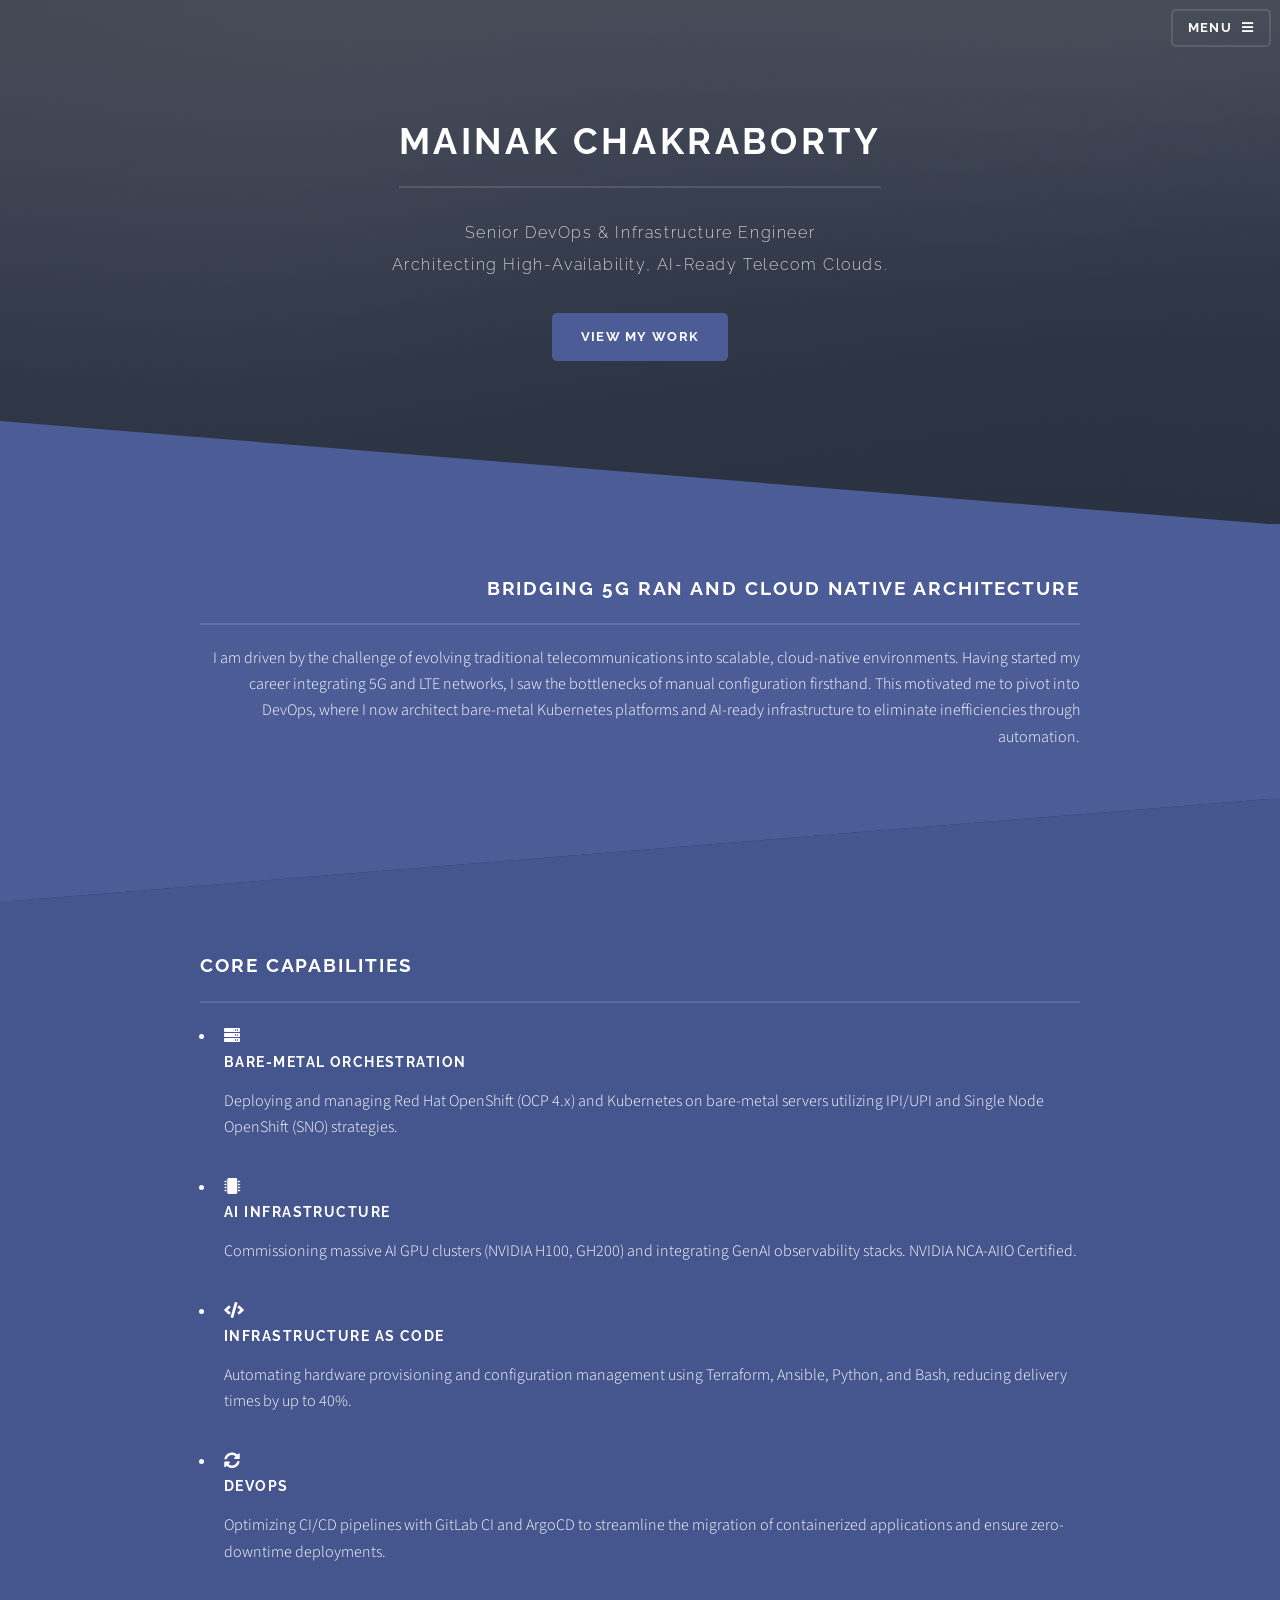
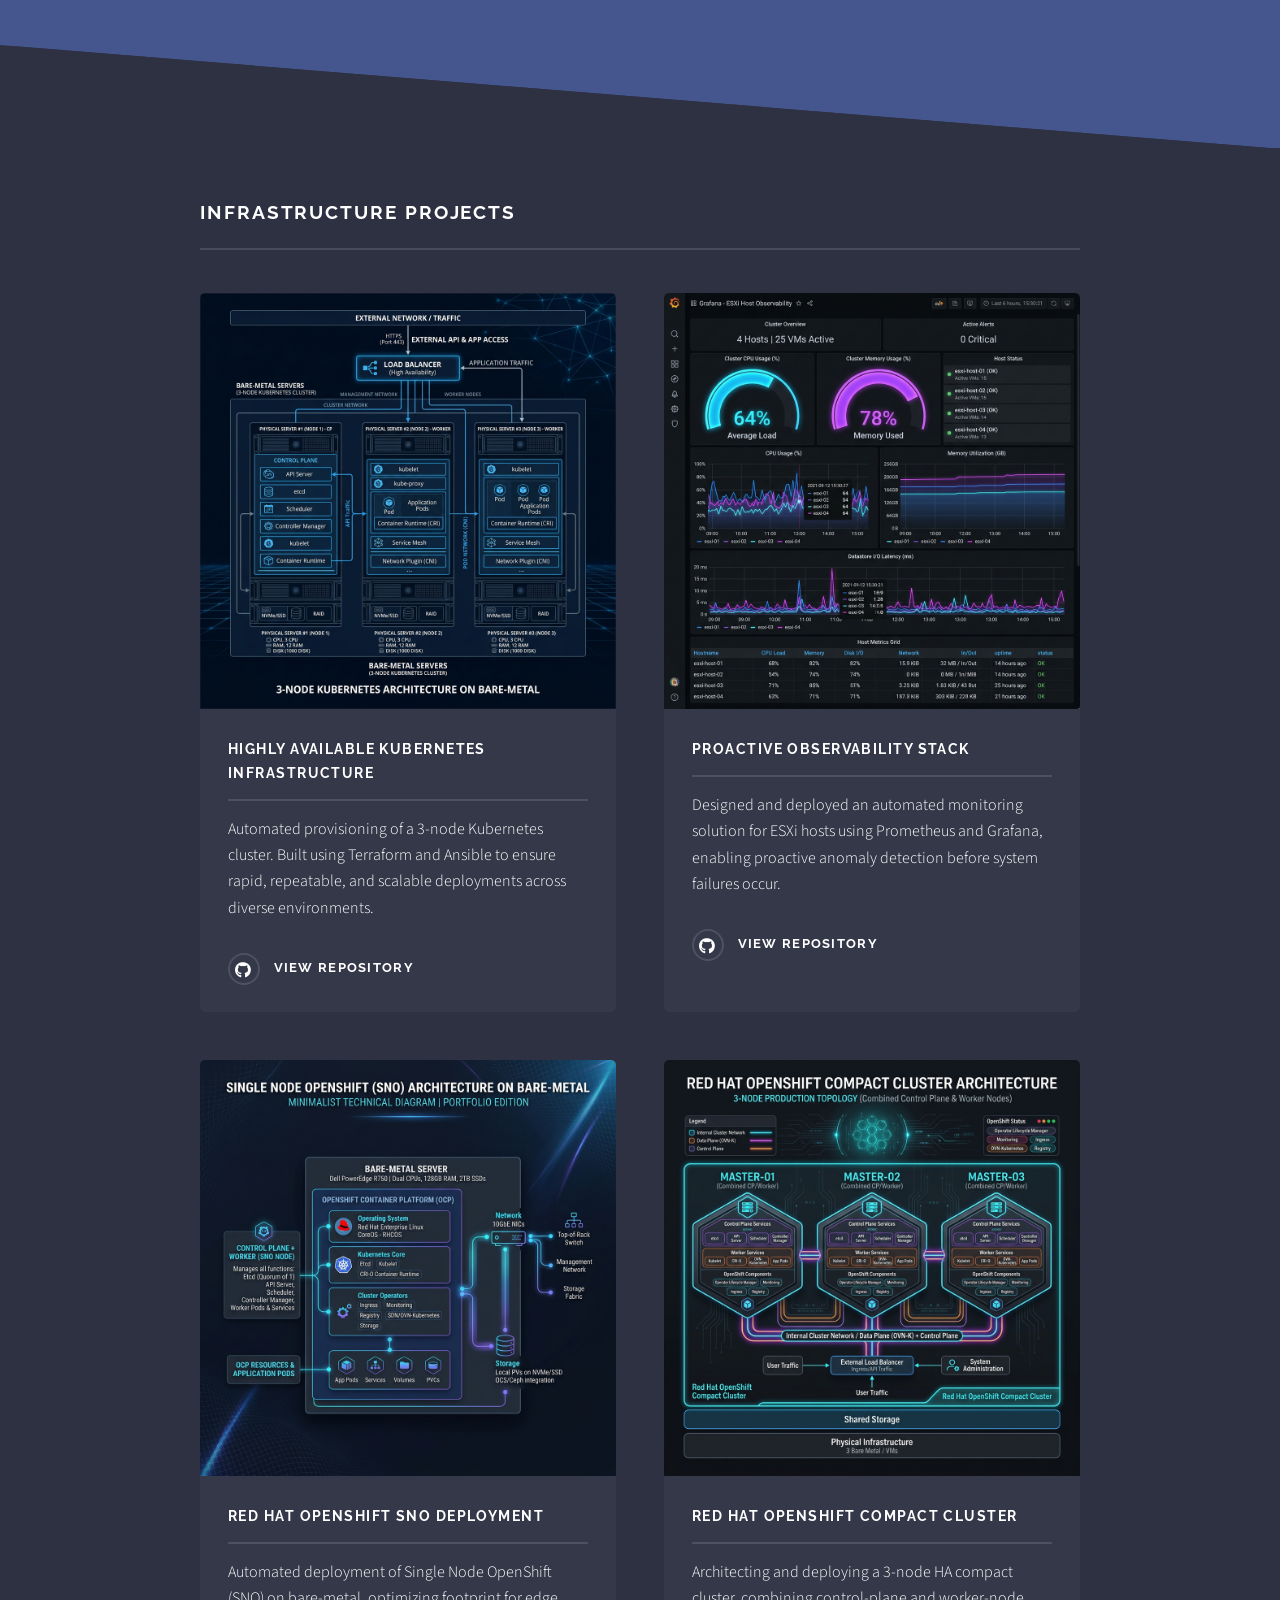
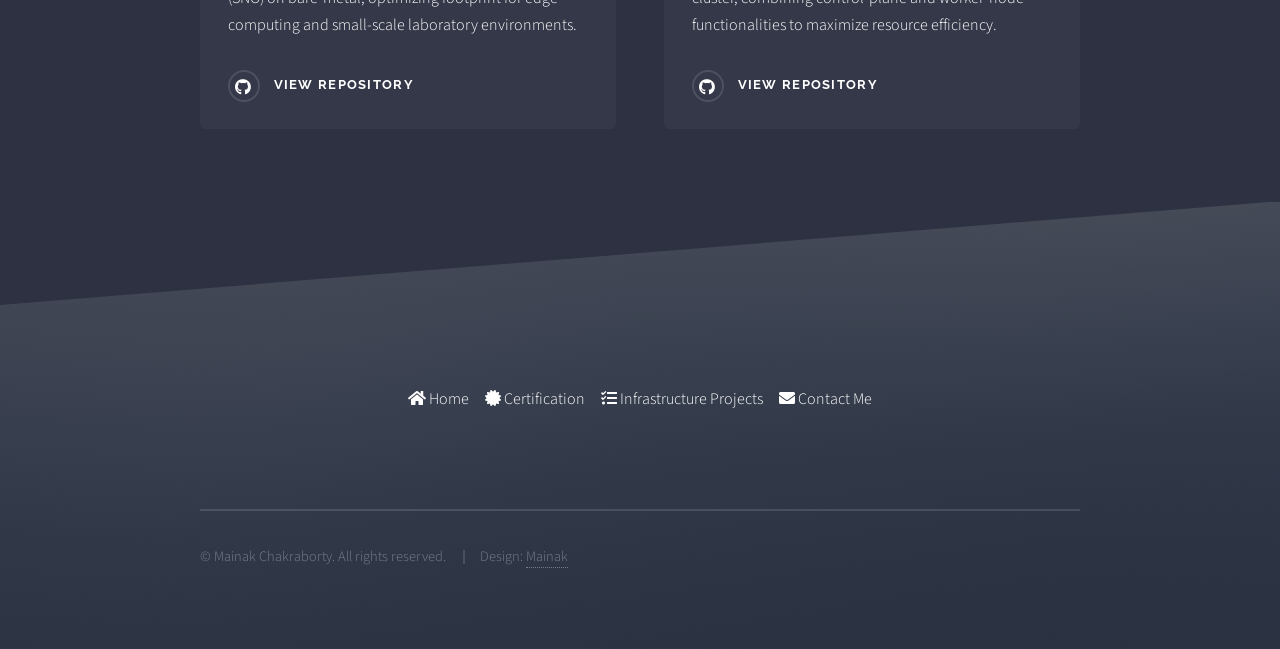
<file: index.html>
<!DOCTYPE HTML>
<!--
	Solid State by HTML5 UP
-->
<html>

<head>
	<title>Mainak Chakraborty DevOps</title>
	<meta charset="utf-8" />
	<meta name="viewport" content="width=device-width, initial-scale=1, user-scalable=no" />
	<link rel="stylesheet" href="assets/css/main.css?v=1.2" />
	<noscript>
		<link rel="stylesheet" href="assets/css/noscript.css" />
	</noscript>
</head>

<body class="is-preload">

	<!-- Page Wrapper -->
	<div id="page-wrapper">

		<!-- Header -->
		<header id="header" class="alt">
			<h1><a href="index.html">Mainak Chakraborty</a></h1>
			<nav>
				<a href="#menu">Menu</a>
			</nav>
		</header>

		<!-- Menu -->
		<nav id="menu">
			<div class="inner">
				<h2>Menu</h2>
				<ul class="links">
					<li><a href="index.html">Home</a></li>
					<li><a href="special-mention.html">Certification</a></li>
					<li><a href="#projects">Infrastructure Projects</a></li>
					<li><a href="contactme.html">Contact Me</a></li>
				</ul>
				<a href="#" class="close">Close</a>
			</div>
		</nav>

		<!-- Banner -->
		<section id="banner">
			<div class="inner">
				<h2>Mainak Chakraborty</h2>
				<p>Senior DevOps & Infrastructure Engineer <br />
					Architecting High-Availability, AI-Ready Telecom Clouds.</p>
				<ul class="actions">
					<li><a href="#projects" class="button primary">View My Work</a></li>
				</ul>
			</div>
		</section>

		<!-- Wrapper -->
		<section id="wrapper">

			<!-- One -->
			<section id="one" class="wrapper alt spotlight style1">
				<div class="inner">
					<div class="content">
						<h2 class="major">Bridging 5G RAN and Cloud Native Architecture</h2>
						<p>I am driven by the challenge of evolving traditional telecommunications into scalable,
							cloud-native environments. Having started my career integrating 5G and LTE networks, I saw
							the bottlenecks of manual configuration firsthand. This motivated me to pivot into DevOps,
							where I now architect bare-metal Kubernetes platforms and AI-ready infrastructure to
							eliminate inefficiencies through automation. </p>
					</div>
				</div>
			</section>

			<!-- Two -->
			<section id="two" class="wrapper spotlight style2">
				<div class="inner">
					<div class="content">
						<h2 class="major">Core Capabilities</h2>
						<ul class="features">
							<li>
								<span class="icon solid fa-server"></span>
								<h3>Bare-Metal Orchestration</h3>
								<p>Deploying and managing Red Hat OpenShift (OCP 4.x) and Kubernetes on bare-metal
									servers utilizing IPI/UPI and Single Node OpenShift (SNO) strategies.</p>
							</li>
							<li>
								<span class="icon solid fa-microchip"></span>
								<h3>AI Infrastructure</h3>
								<p>Commissioning massive AI GPU clusters (NVIDIA H100, GH200) and integrating GenAI
									observability stacks. NVIDIA NCA-AIIO Certified.</p>
							</li>
							<li>
								<span class="icon solid fa-code"></span>
								<h3>Infrastructure as Code</h3>
								<p>Automating hardware provisioning and configuration management using Terraform,
									Ansible, Python, and Bash, reducing delivery times by up to 40%.</p>
							</li>
							<li>
								<span class="icon solid fa-sync-alt"></span>
								<h3>DevOps</h3>
								<p>Optimizing CI/CD pipelines with GitLab CI and ArgoCD to streamline the migration of
									containerized applications and ensure zero-downtime deployments.</p>
							</li>
						</ul>
					</div>
				</div>
			</section>

			<!-- Projects -->
			<section id="projects" class="wrapper alt style1">
				<div class="inner">
					<h2 class="major">Infrastructure Projects</h2>
					<section class="features">
						<article>
							<a href="https://github.com/mainak0707/multinodeopenshift" class="image" target="_blank"
								rel="noopener noreferrer"><img src="images/k8s-diagram.jpg"
									alt="Kubernetes Architecture" /></a>
							<h3 class="major">Highly Available Kubernetes Infrastructure</h3>
							<p>Automated provisioning of a 3-node Kubernetes cluster. Built using Terraform and Ansible
								to ensure rapid, repeatable, and scalable deployments across diverse environments.</p>
							<a href="https://github.com/mainak0707/multinodeopenshift" class="special" target="_blank"
								rel="noopener noreferrer">View
								Repository</a>
						</article>
						<article>
							<a href="https://github.com/mainak0707/observability-stack" class="image" target="_blank"
								rel="noopener noreferrer"><img src="images/grafana-dashboard.jpg"
									alt="Grafana Dashboard" /></a>
							<h3 class="major">Proactive Observability Stack</h3>
							<p>Designed and deployed an automated monitoring solution for ESXi hosts using Prometheus
								and Grafana, enabling proactive anomaly detection before system failures occur.</p>
							<a href="https://github.com/mainak0707/observability-stack" class="special" target="_blank"
								rel="noopener noreferrer">View
								Repository</a>
						</article>
						<article>
							<a href="https://github.com/mainak0707/singlenodeopenshift" class="image" target="_blank"
								rel="noopener noreferrer"><img src="images/sno-deployment.jpg"
									alt="Red Hat OpenShift SNO" /></a>
							<h3 class="major">Red Hat OpenShift SNO Deployment</h3>
							<p>Automated deployment of Single Node OpenShift (SNO) on bare-metal, optimizing footprint
								for edge computing and small-scale laboratory environments.</p>
							<a href="https://github.com/mainak0707/singlenodeopenshift" class="special" target="_blank"
								rel="noopener noreferrer">View
								Repository</a>
						</article>
						<article>
							<a href="https://github.com/mainak0707/multinodeopenshift" class="image" target="_blank"
								rel="noopener noreferrer"><img src="images/compact-cluster.jpg"
									alt="Red Hat OpenShift Compact Cluster" /></a>
							<h3 class="major">Red Hat OpenShift Compact Cluster</h3>
							<p>Architecting and deploying a 3-node HA compact cluster, combining control-plane and
								worker-node functionalities to maximize resource efficiency.</p>
							<a href="https://github.com/mainak0707/multinodeopenshift" class="special" target="_blank"
								rel="noopener noreferrer">View
								Repository</a>
						</article>
					</section>
				</div>
			</section>

		</section>

		<!-- Footer -->
		<section id="footer">
			<div class="inner">
				<ul class="actions special">
					<li><a href="index.html" class="icon solid fa-home"> Home</a></li>
					<li><a href="special-mention.html" class="icon solid fa-certificate"> Certification</a></li>
					<li><a href="#projects" class="icon solid fa-tasks"> Infrastructure Projects</a></li>
					<li><a href="contactme.html" class="icon solid fa-envelope"> Contact Me</a></li>
				</ul>
				<ul class="copyright">
					<li>&copy; Mainak Chakraborty. All rights reserved.</li>
					<li>Design: <a href="index.html">Mainak</a></li>
				</ul>
			</div>
		</section>

	</div>

	<!-- Scripts -->
	<script src="assets/js/jquery.min.js"></script>
	<script src="assets/js/jquery.scrollex.min.js"></script>
	<script src="assets/js/browser.min.js"></script>
	<script src="assets/js/breakpoints.min.js"></script>
	<script src="assets/js/util.js"></script>
	<script src="assets/js/main.js"></script>

</body>

</html>
</file>
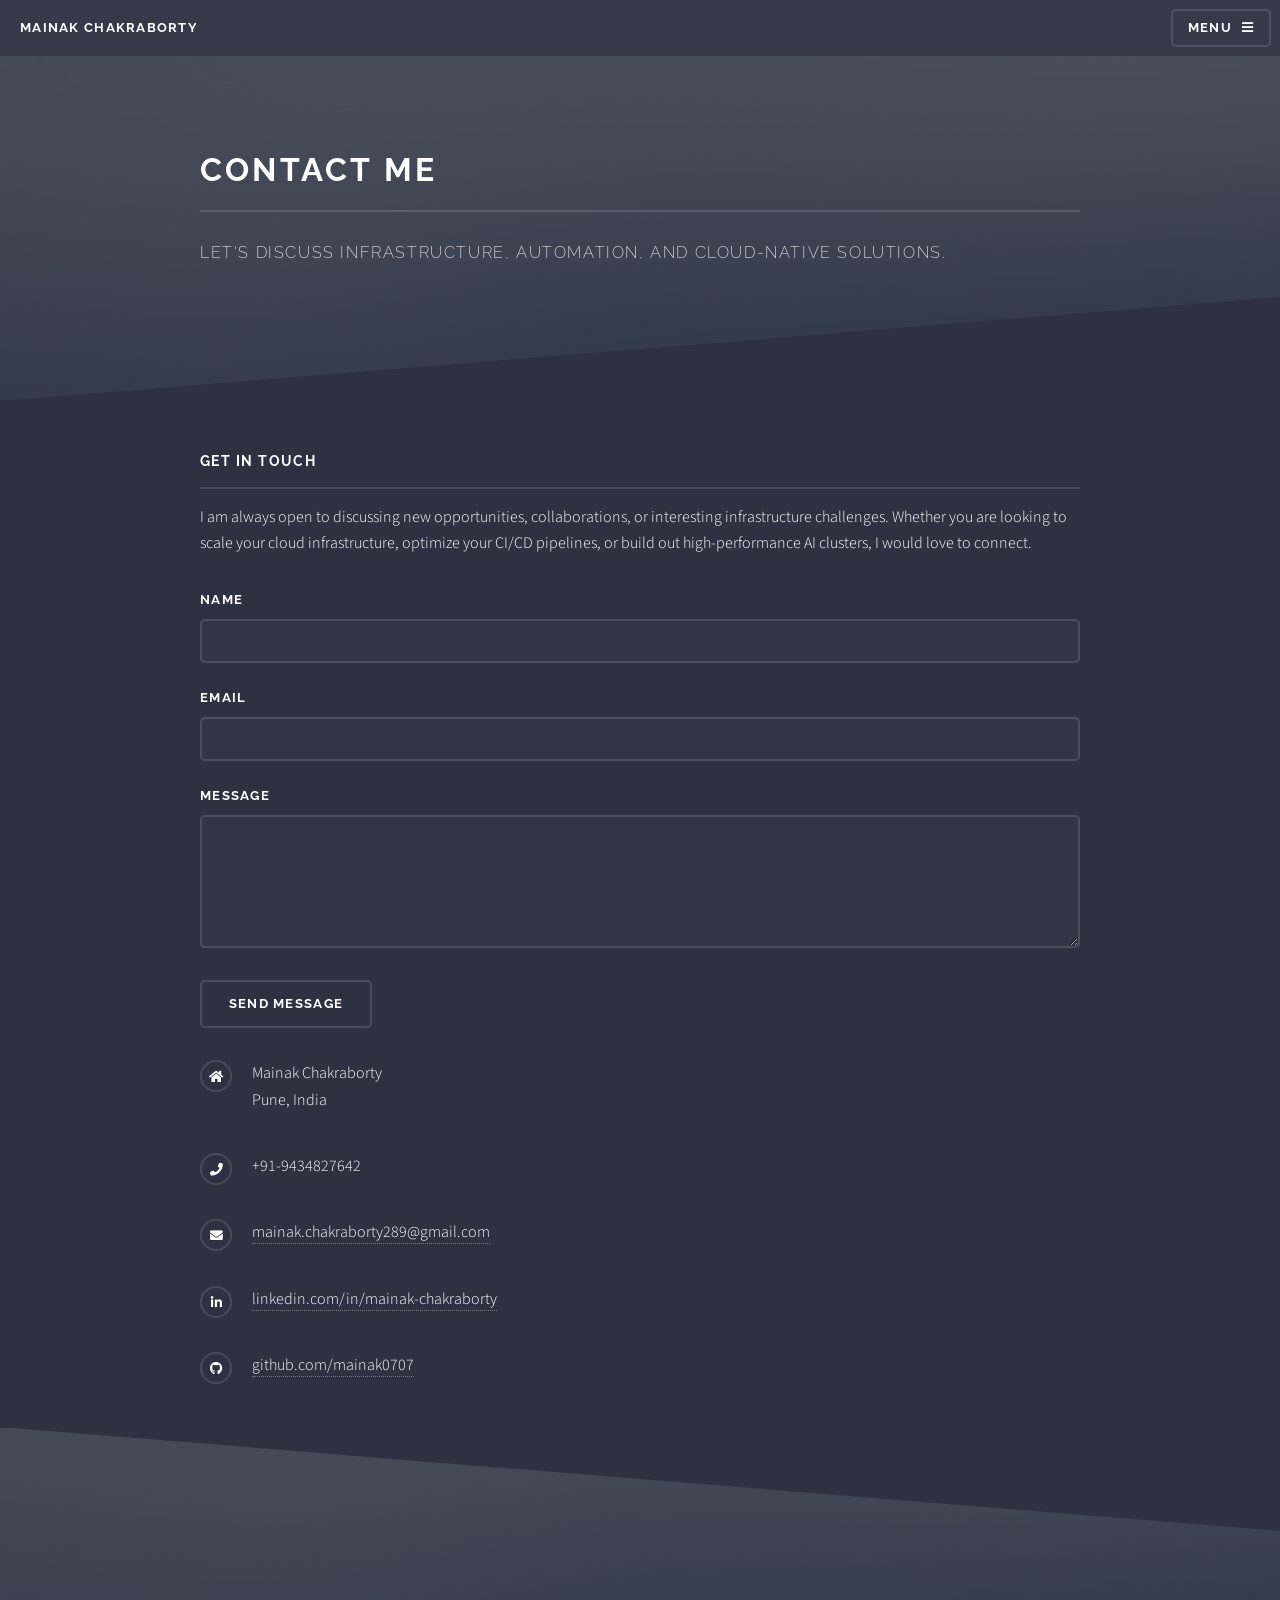
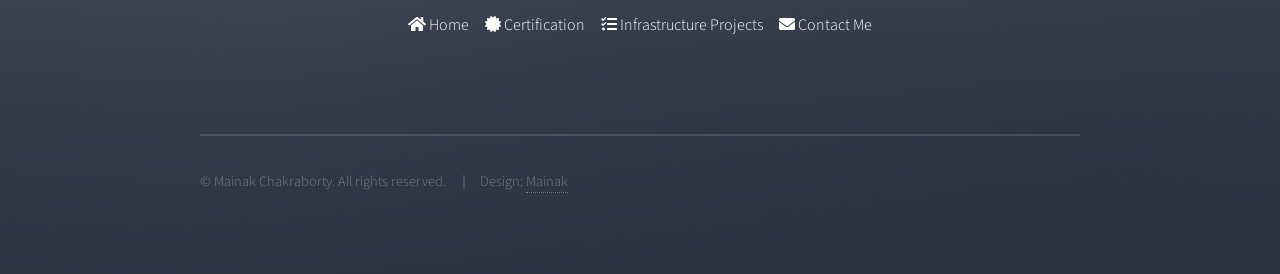
<file: contactme.html>
<!DOCTYPE HTML>
<!--
	Solid State by HTML5 UP
-->
<html>

<head>
	<title>Mainak Chakraborty DevOps</title>
	<meta charset="utf-8" />
	<meta name="viewport" content="width=device-width, initial-scale=1, user-scalable=no" />
	<link rel="stylesheet" href="assets/css/main.css?v=1.2" />
	<noscript>
		<link rel="stylesheet" href="assets/css/noscript.css" />
	</noscript>
</head>

<body class="is-preload">

	<!-- Page Wrapper -->
	<div id="page-wrapper">

		<!-- Header -->
		<header id="header">
			<h1><a href="index.html">Mainak Chakraborty</a></h1>
			<nav>
				<a href="#menu">Menu</a>
			</nav>
		</header>

		<!-- Menu -->
		<nav id="menu">
			<div class="inner">
				<h2>Menu</h2>
				<ul class="links">
					<li><a href="index.html">Home</a></li>
					<li><a href="special-mention.html">Certification</a></li>
					<li><a href="index.html#projects">Infrastructure Projects</a></li>
					<li><a href="contactme.html">Contact Me</a></li>
				</ul>
				<a href="#" class="close">Close</a>
			</div>
		</nav>

		<!-- Wrapper -->
		<section id="wrapper">
			<header>
				<div class="inner">
					<h2>Contact Me</h2>
					<p>Let's discuss infrastructure, automation, and cloud-native solutions.</p>
				</div>
			</header>

			<!-- Content -->
			<div class="wrapper">
				<div class="inner">
					<section>
						<h3 class="major">Get in touch</h3>
						<p>I am always open to discussing new opportunities, collaborations, or interesting
							infrastructure challenges. Whether you are looking to scale your cloud infrastructure,
							optimize your CI/CD pipelines, or build out high-performance AI clusters, I would love to
							connect.</p>
						<form method="post" action="https://formspree.io/f/mjgpzyrd">
							<div class="fields">
								<div class="field">
									<label for="name">Name</label>
									<input type="text" name="name" id="name" />
								</div>
								<div class="field">
									<label for="email">Email</label>
									<input type="email" name="email" id="email" />
								</div>
								<div class="field">
									<label for="message">Message</label>
									<textarea name="message" id="message" rows="4"></textarea>
								</div>
							</div>
							<ul class="actions">
								<li><input type="submit" value="Send Message" /></li>
							</ul>
						</form>
						<ul class="contact">
							<li class="icon solid fa-home">
								Mainak Chakraborty<br />
								Pune, India
							</li>
							<li class="icon solid fa-phone">+91-9434827642</li>
							<li class="icon solid fa-envelope"><a
									href="mailto:mainak.chakraborty289@gmail.com" target="_blank" rel="noopener noreferrer">mainak.chakraborty289@gmail.com</a>
							</li>
							<li class="icon brands fa-linkedin-in"><a
									href="https://linkedin.com/in/mainak-chakraborty"
									target="_blank">linkedin.com/in/mainak-chakraborty</a></li>
							<li class="icon brands fa-github"><a href="https://github.com/mainak0707"
									target="_blank">github.com/mainak0707</a></li>
						</ul>
					</section>
				</div>
			</div>

		</section>

		<!-- Footer -->
		<section id="footer">
			<div class="inner">
				<ul class="actions special">
					<li><a href="index.html" class="icon solid fa-home"> Home</a></li>
					<li><a href="special-mention.html" class="icon solid fa-certificate"> Certification</a></li>
					<li><a href="index.html#projects" class="icon solid fa-tasks"> Infrastructure Projects</a></li>
					<li><a href="contactme.html" class="icon solid fa-envelope"> Contact Me</a></li>
				</ul>
				<ul class="copyright">
					<li>&copy; Mainak Chakraborty. All rights reserved.</li>
					<li>Design: <a href="index.html">Mainak</a></li>
				</ul>
			</div>
		</section>

	</div>

	<!-- Scripts -->
	<script src="assets/js/jquery.min.js"></script>
	<script src="assets/js/jquery.scrollex.min.js"></script>
	<script src="assets/js/browser.min.js"></script>
	<script src="assets/js/breakpoints.min.js"></script>
	<script src="assets/js/util.js"></script>
	<script src="assets/js/main.js"></script>

</body>

</html>
</file>
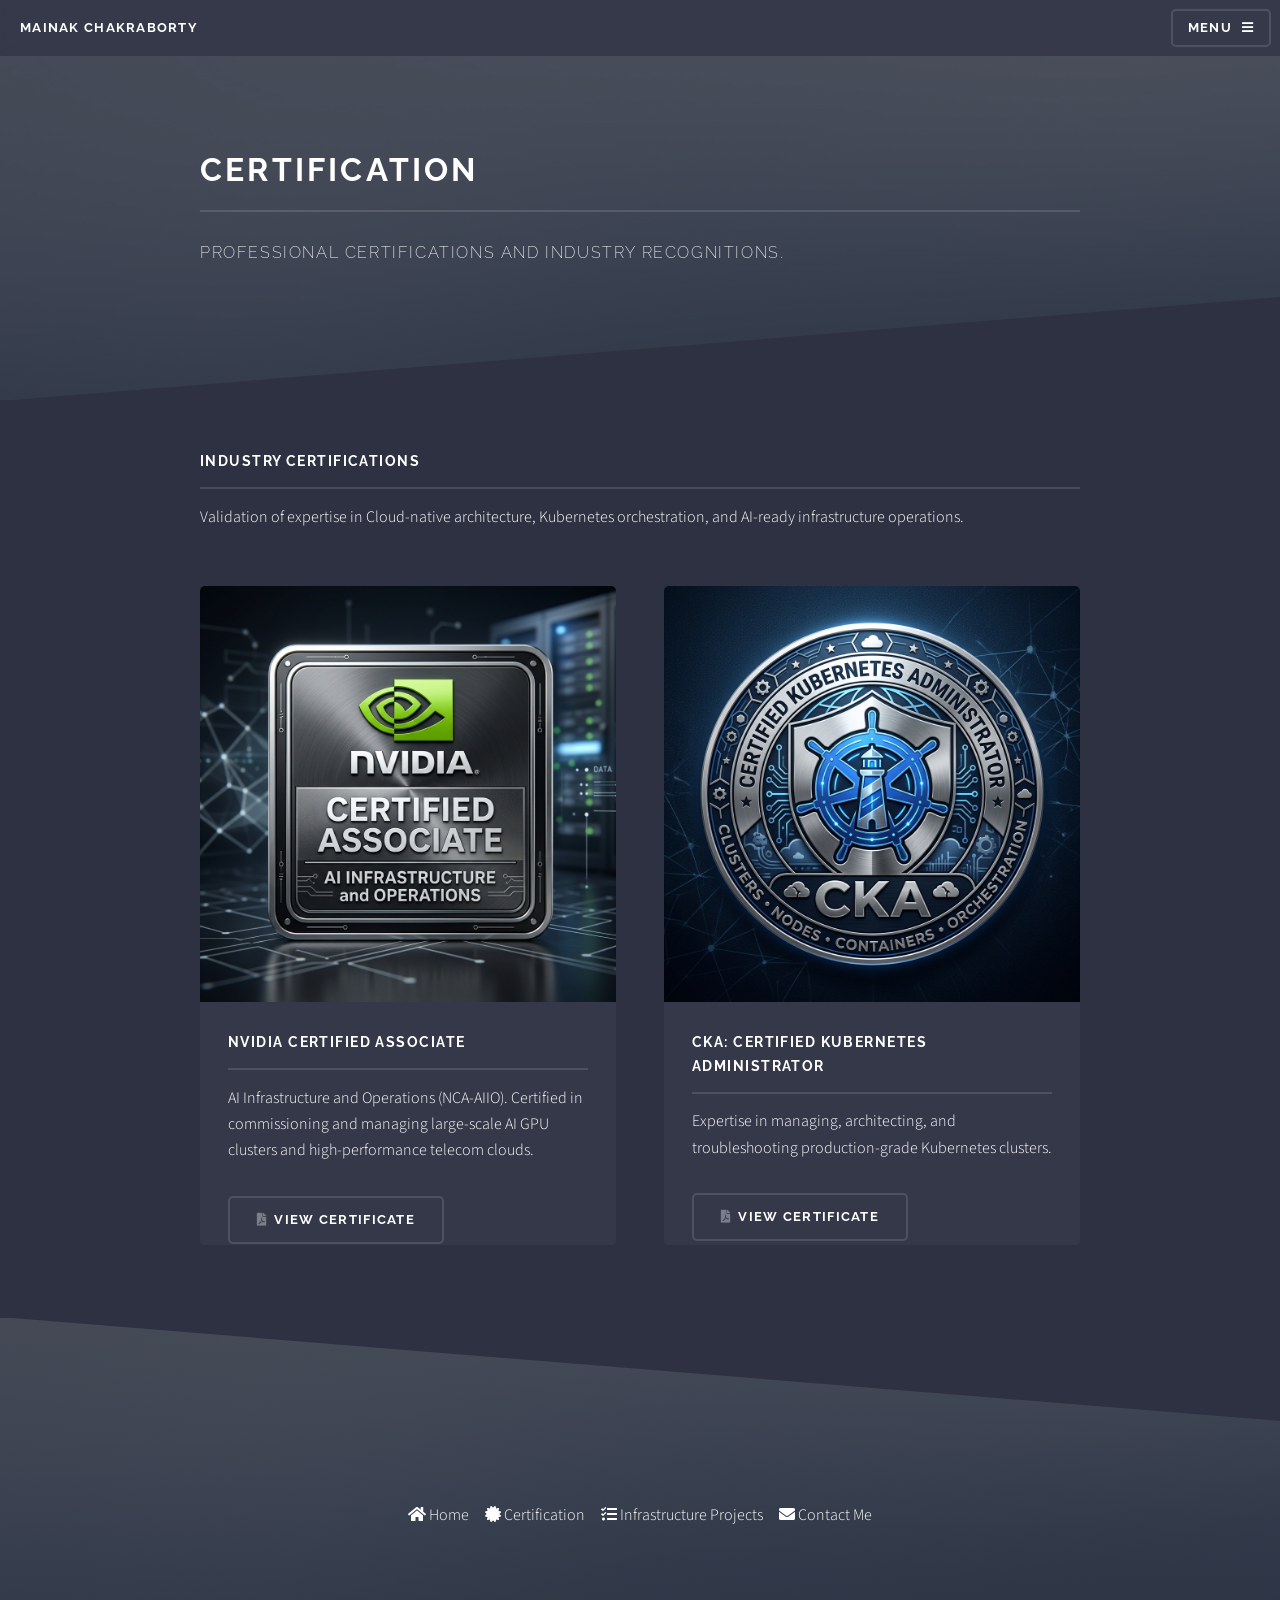
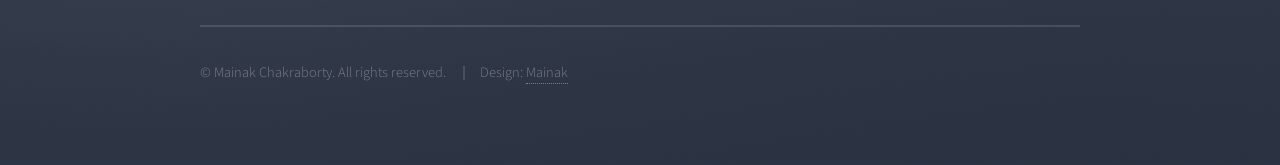
<file: special-mention.html>
<!DOCTYPE HTML>
<!--
	Solid State by HTML5 UP
-->
<html>

<head>
	<title>Certification - Mainak Chakraborty DevOps</title>
	<meta charset="utf-8" />
	<meta name="viewport" content="width=device-width, initial-scale=1, user-scalable=no" />
	<link rel="stylesheet" href="assets/css/main.css" />
	<noscript>
		<link rel="stylesheet" href="assets/css/noscript.css" />
	</noscript>
</head>

<body class="is-preload">

	<!-- Page Wrapper -->
	<div id="page-wrapper">

		<!-- Header -->
		<header id="header">
			<h1><a href="index.html">Mainak Chakraborty</a></h1>
			<nav>
				<a href="#menu">Menu</a>
			</nav>
		</header>

		<!-- Menu -->
		<nav id="menu">
			<div class="inner">
				<h2>Menu</h2>
				<ul class="links">
					<li><a href="index.html">Home</a></li>
					<li><a href="special-mention.html">Certification</a></li>
					<li><a href="index.html#projects">Infrastructure Projects</a></li>
					<li><a href="contactme.html">Contact Me</a></li>
				</ul>
				<a href="#" class="close">Close</a>
			</div>
		</nav>

		<!-- Wrapper -->
		<section id="wrapper">
			<header>
				<div class="inner">
					<h2>Certification</h2>
					<p>Professional Certifications and Industry Recognitions.</p>
				</div>
			</header>

			<!-- Content -->
			<div class="wrapper">
				<div class="inner">

					<section>
						<h3 class="major">Industry Certifications</h3>
						<p>Validation of expertise in Cloud-native architecture, Kubernetes orchestration, and AI-ready
							infrastructure operations.</p>

						<div class="features">
							<article>
								<a href="assets/cert/NVIDIA-CertifiedAssociateAIInfrastructureandOperations202520260215-31-nlorkr.pdf"
									target="_blank" class="image"><img src="images/nvidia-cert.png"
										alt="NVIDIA Certification" /></a>
								<h3 class="major">NVIDIA Certified Associate</h3>
								<p>AI Infrastructure and Operations (NCA-AIIO). Certified in commissioning and managing
									large-scale AI GPU clusters and high-performance telecom clouds.</p>
								<a href="assets/cert/NVIDIA-CertifiedAssociateAIInfrastructureandOperations202520260215-31-nlorkr.pdf"
									target="_blank" class="button icon solid fa-file-pdf">View Certificate</a>
							</article>
							<article>
								<a href="assets/cert/mainak-chakraborty-0a3800f8-2eaf-4e3c-84ba-45c5d5acbd47-certificate.pdf"
									target="_blank" class="image"><img src="images/k8s-cert.png"
										alt="CKA Certification" /></a>
								<h3 class="major">CKA: Certified Kubernetes Administrator</h3>
								<p>Expertise in managing, architecting, and troubleshooting production-grade Kubernetes
									clusters.</p>
								<a href="assets/cert/mainak-chakraborty-0a3800f8-2eaf-4e3c-84ba-45c5d5acbd47-certificate.pdf"
									target="_blank" class="button icon solid fa-file-pdf">View Certificate</a>
							</article>
						</div>
					</section>

				</div>
			</div>

		</section>

		<!-- Footer -->
		<section id="footer">
			<div class="inner">
				<ul class="actions special">
					<li><a href="index.html" class="icon solid fa-home"> Home</a></li>
					<li><a href="special-mention.html" class="icon solid fa-certificate"> Certification</a></li>
					<li><a href="index.html#projects" class="icon solid fa-tasks"> Infrastructure Projects</a></li>
					<li><a href="contactme.html" class="icon solid fa-envelope"> Contact Me</a></li>
				</ul>
				<ul class="copyright">
					<li>&copy; Mainak Chakraborty. All rights reserved.</li>
					<li>Design: <a href="index.html">Mainak</a></li>
				</ul>
			</div>
		</section>

	</div>

	<!-- Scripts -->
	<script src="assets/js/jquery.min.js"></script>
	<script src="assets/js/jquery.scrollex.min.js"></script>
	<script src="assets/js/browser.min.js"></script>
	<script src="assets/js/breakpoints.min.js"></script>
	<script src="assets/js/util.js"></script>
	<script src="assets/js/main.js"></script>

</body>

</html>
</file>
<file: assets/css/noscript.css>
/*
	Solid State by HTML5 UP
	html5up.net | @ajlkn
	Free for personal and commercial use under the CCA 3.0 license (html5up.net/license)
*/

/* Banner */

	body.is-preload #banner .logo {
		-moz-transform: none;
		-webkit-transform: none;
		-ms-transform: none;
		transform: none;
		opacity: 1;
	}

	body.is-preload #banner h2 {
		opacity: 1;
		-moz-transform: none;
		-webkit-transform: none;
		-ms-transform: none;
		transform: none;
		-moz-filter: none;
		-webkit-filter: none;
		-ms-filter: none;
		filter: none;
	}

	body.is-preload #banner p {
		opacity: 01;
		-moz-transform: none;
		-webkit-transform: none;
		-ms-transform: none;
		transform: none;
		-moz-filter: none;
		-webkit-filter: none;
		-ms-filter: none;
		filter: none;
	}
</file>
<file: assets/css/main.css>
@import url(fontawesome-all.min.css);
@import url("https://fonts.googleapis.com/css?family=Raleway:200,700|Source+Sans+Pro:300,600,300italic,600italic");

/*
	Solid State by HTML5 UP
	html5up.net | @ajlkn
	Free for personal and commercial use under the CCA 3.0 license (html5up.net/license)
*/

html, body, div, span, applet, object,
iframe, h1, h2, h3, h4, h5, h6, p, blockquote,
pre, a, abbr, acronym, address, big, cite,
code, del, dfn, em, img, ins, kbd, q, s, samp,
small, strike, strong, sub, sup, tt, var, b,
u, i, center, dl, dt, dd, ol, ul, li, fieldset,
form, label, legend, table, caption, tbody,
tfoot, thead, tr, th, td, article, aside,
canvas, details, embed, figure, figcaption,
footer, header, hgroup, menu, nav, output, ruby,
section, summary, time, mark, audio, video {
	margin: 0;
	padding: 0;
	border: 0;
	font-size: 100%;
	font: inherit;
	vertical-align: baseline;}

article, aside, details, figcaption, figure,
footer, header, hgroup, menu, nav, section {
	display: block;}

body {
	line-height: 1;
}

ol, ul {
	list-style: none;
}

blockquote, q {
	quotes: none;
}

	blockquote:before, blockquote:after, q:before, q:after {
		content: '';
		content: none;
	}

table {
	border-collapse: collapse;
	border-spacing: 0;
}

body {
	-webkit-text-size-adjust: none;
}

mark {
	background-color: transparent;
	color: inherit;
}

input::-moz-focus-inner {
	border: 0;
	padding: 0;
}

input, select, textarea {
	-moz-appearance: none;
	-webkit-appearance: none;
	-ms-appearance: none;
	appearance: none;
}

/* Basic */

	@-ms-viewport {
		width: device-width;
	}

	body {
		-ms-overflow-style: scrollbar;
	}

	@media screen and (max-width: 480px) {

		html, body {
			min-width: 320px;
		}

	}

	html {
		box-sizing: border-box;
	}

	*, *:before, *:after {
		box-sizing: inherit;
	}

	body {
		background-color: #2e3141;
		background-image: linear-gradient(to top, rgba(46, 49, 65, 0.8), rgba(46, 49, 65, 0.8)), url("../../images/bg.jpg");
		background-size: auto, cover;
		background-attachment: fixed, fixed;
		background-position: center, center;
	}

		body.is-preload *, body.is-preload *:before, body.is-preload *:after {
			-moz-animation: none !important;
			-webkit-animation: none !important;
			-ms-animation: none !important;
			animation: none !important;
			-moz-transition: none !important;
			-webkit-transition: none !important;
			-ms-transition: none !important;
			transition: none !important;
		}

/* Type */

	body, input, select, textarea {
		color: #ffffff;
		font-family: "Source Sans Pro", Helvetica, sans-serif;
		font-size: 16.5pt;
		font-weight: 300;
		line-height: 1.65;
	}

		@media screen and (max-width: 1680px) {

			body, input, select, textarea {
				font-size: 13pt;
			}

		}

		@media screen and (max-width: 1280px) {

			body, input, select, textarea {
				font-size: 12pt;
			}

		}

		@media screen and (max-width: 980px) {

			body, input, select, textarea {
				font-size: 12pt;
			}

		}

		@media screen and (max-width: 736px) {

			body, input, select, textarea {
				font-size: 12pt;
			}

		}

		@media screen and (max-width: 480px) {

			body, input, select, textarea {
				font-size: 12pt;
			}

		}

	a {
		-moz-transition: color 0.2s ease-in-out, border-bottom-color 0.2s ease-in-out;
		-webkit-transition: color 0.2s ease-in-out, border-bottom-color 0.2s ease-in-out;
		-ms-transition: color 0.2s ease-in-out, border-bottom-color 0.2s ease-in-out;
		transition: color 0.2s ease-in-out, border-bottom-color 0.2s ease-in-out;
		border-bottom: dotted 1px rgba(255, 255, 255, 0.35);
		color: #ffffff;
		text-decoration: none;
	}

		a:hover {
			border-bottom-color: transparent;
			color: #ffffff !important;
		}

		a.special:not(.button) {
			text-decoration: none;
			border-bottom: 0;
			display: block;
			font-family: Raleway, Helvetica, sans-serif;
			font-size: 0.8em;
			font-weight: 700;
			letter-spacing: 0.1em;
			margin: 0 0 2em 0;
			text-transform: uppercase;
		}

			a.special:not(.button):before {
				-moz-osx-font-smoothing: grayscale;
				-webkit-font-smoothing: antialiased;
				display: inline-block;
				font-style: normal;
				font-variant: normal;
				text-rendering: auto;
				line-height: 1;
				text-transform: none !important;
				font-family: 'Font Awesome 5 Brands' !important;
				font-weight: 400 !important;
			}

			a.special:not(.button):before {
				-moz-transition: background-color 0.2s ease-in-out;
				-webkit-transition: background-color 0.2s ease-in-out;
				-ms-transition: background-color 0.2s ease-in-out;
				transition: background-color 0.2s ease-in-out;
				border-radius: 100%;
				border: solid 2px rgba(255, 255, 255, 0.125);
				content: '\f09b' !important;
				display: inline-block;
				font-size: 1.25em;
				height: 2em;
				line-height: 1.9em;
				margin-right: 0.85em;
				text-align: center;
				vertical-align: middle;
				width: 2em;
			}

			a.special:not(.button):hover:before {
				background-color: rgba(255, 255, 255, 0.025);
			}

			a.special:not(.button):active:before {
				background-color: rgba(255, 255, 255, 0.075);
			}

	strong, b {
		color: #ffffff;
		font-weight: 600;
	}

	em, i {
		font-style: italic;
	}

	p {
		margin: 0 0 2em 0;
	}

	h1, h2, h3, h4, h5, h6 {
		color: #ffffff;
		font-family: Raleway, Helvetica, sans-serif;
		font-weight: 700;
		letter-spacing: 0.1em;
		margin: 0 0 1em 0;
		text-transform: uppercase;
	}

		h1 a, h2 a, h3 a, h4 a, h5 a, h6 a {
			color: inherit;
			text-decoration: none;
			border-bottom: 0;
		}

		h1 span, h2 span, h3 span, h4 span, h5 span, h6 span {
			font-weight: 200;
		}

		h1.major, h2.major, h3.major, h4.major, h5.major, h6.major {
			padding-bottom: 1em;
			border-bottom: solid 2px rgba(255, 255, 255, 0.125);
		}

	h2 {
		font-size: 1.2em;
	}

	h3 {
		font-size: 0.9em;
	}

	h4 {
		font-size: 0.7em;
	}

	h5 {
		font-size: 0.7em;
	}

	h6 {
		font-size: 0.7em;
	}

	@media screen and (max-width: 736px) {

		h2 {
			font-size: 1em;
		}

		h3 {
			font-size: 0.8em;
		}

	}

	sub {
		font-size: 0.8em;
		position: relative;
		top: 0.5em;
	}

	sup {
		font-size: 0.8em;
		position: relative;
		top: -0.5em;
	}

	blockquote {
		border-left: solid 4px rgba(255, 255, 255, 0.125);
		font-style: italic;
		margin: 0 0 2em 0;
		padding: 0.5em 0 0.5em 2em;
	}

	code {
		background: rgba(255, 255, 255, 0.025);
		border-radius: 5px;
		border: solid 2px rgba(255, 255, 255, 0.125);
		font-family: "Courier New", monospace;
		font-size: 0.9em;
		margin: 0 0.25em;
		padding: 0.25em 0.65em;
	}

	pre {
		-webkit-overflow-scrolling: touch;
		font-family: "Courier New", monospace;
		font-size: 0.9em;
		margin: 0 0 2em 0;
	}

		pre code {
			display: block;
			line-height: 1.75em;
			padding: 1em 1.5em;
			overflow-x: auto;
		}

	hr {
		border: 0;
		border-bottom: solid 2px rgba(255, 255, 255, 0.125);
		margin: 2.5em 0;
	}

		hr.major {
			margin: 4em 0;
		}

	.align-left {
		text-align: left;
	}

	.align-center {
		text-align: center;
	}

	.align-right {
		text-align: right;
	}

/* Row */

	.row {
		display: flex;
		flex-wrap: wrap;
		box-sizing: border-box;
		align-items: stretch;
	}

		.row > * {
			box-sizing: border-box;
		}

		.row.gtr-uniform > * > :last-child {
			margin-bottom: 0;
		}

		.row.aln-left {
			justify-content: flex-start;
		}

		.row.aln-center {
			justify-content: center;
		}

		.row.aln-right {
			justify-content: flex-end;
		}

		.row.aln-top {
			align-items: flex-start;
		}

		.row.aln-middle {
			align-items: center;
		}

		.row.aln-bottom {
			align-items: flex-end;
		}

		.row > .imp {
			order: -1;
		}

		.row > .col-1 {
			width: 8.33333%;
		}

		.row > .off-1 {
			margin-left: 8.33333%;
		}

		.row > .col-2 {
			width: 16.66667%;
		}

		.row > .off-2 {
			margin-left: 16.66667%;
		}

		.row > .col-3 {
			width: 25%;
		}

		.row > .off-3 {
			margin-left: 25%;
		}

		.row > .col-4 {
			width: 33.33333%;
		}

		.row > .off-4 {
			margin-left: 33.33333%;
		}

		.row > .col-5 {
			width: 41.66667%;
		}

		.row > .off-5 {
			margin-left: 41.66667%;
		}

		.row > .col-6 {
			width: 50%;
		}

		.row > .off-6 {
			margin-left: 50%;
		}

		.row > .col-7 {
			width: 58.33333%;
		}

		.row > .off-7 {
			margin-left: 58.33333%;
		}

		.row > .col-8 {
			width: 66.66667%;
		}

		.row > .off-8 {
			margin-left: 66.66667%;
		}

		.row > .col-9 {
			width: 75%;
		}

		.row > .off-9 {
			margin-left: 75%;
		}

		.row > .col-10 {
			width: 83.33333%;
		}

		.row > .off-10 {
			margin-left: 83.33333%;
		}

		.row > .col-11 {
			width: 91.66667%;
		}

		.row > .off-11 {
			margin-left: 91.66667%;
		}

		.row > .col-12 {
			width: 100%;
		}

		.row > .off-12 {
			margin-left: 100%;
		}

		.row.gtr-0 {
			margin-top: 0;
			margin-left: 0em;
		}

			.row.gtr-0 > * {
				padding: 0 0 0 0em;
			}

			.row.gtr-0.gtr-uniform {
				margin-top: 0em;
			}

				.row.gtr-0.gtr-uniform > * {
					padding-top: 0em;
				}

		.row.gtr-25 {
			margin-top: 0;
			margin-left: -0.4375em;
		}

			.row.gtr-25 > * {
				padding: 0 0 0 0.4375em;
			}

			.row.gtr-25.gtr-uniform {
				margin-top: -0.4375em;
			}

				.row.gtr-25.gtr-uniform > * {
					padding-top: 0.4375em;
				}

		.row.gtr-50 {
			margin-top: 0;
			margin-left: -0.875em;
		}

			.row.gtr-50 > * {
				padding: 0 0 0 0.875em;
			}

			.row.gtr-50.gtr-uniform {
				margin-top: -0.875em;
			}

				.row.gtr-50.gtr-uniform > * {
					padding-top: 0.875em;
				}

		.row {
			margin-top: 0;
			margin-left: -1.75em;
		}

			.row > * {
				padding: 0 0 0 1.75em;
			}

			.row.gtr-uniform {
				margin-top: -1.75em;
			}

				.row.gtr-uniform > * {
					padding-top: 1.75em;
				}

		.row.gtr-150 {
			margin-top: 0;
			margin-left: -2.625em;
		}

			.row.gtr-150 > * {
				padding: 0 0 0 2.625em;
			}

			.row.gtr-150.gtr-uniform {
				margin-top: -2.625em;
			}

				.row.gtr-150.gtr-uniform > * {
					padding-top: 2.625em;
				}

		.row.gtr-200 {
			margin-top: 0;
			margin-left: -3.5em;
		}

			.row.gtr-200 > * {
				padding: 0 0 0 3.5em;
			}

			.row.gtr-200.gtr-uniform {
				margin-top: -3.5em;
			}

				.row.gtr-200.gtr-uniform > * {
					padding-top: 3.5em;
				}

		@media screen and (max-width: 1680px) {

			.row {
				display: flex;
				flex-wrap: wrap;
				box-sizing: border-box;
				align-items: stretch;
			}

				.row > * {
					box-sizing: border-box;
				}

				.row.gtr-uniform > * > :last-child {
					margin-bottom: 0;
				}

				.row.aln-left {
					justify-content: flex-start;
				}

				.row.aln-center {
					justify-content: center;
				}

				.row.aln-right {
					justify-content: flex-end;
				}

				.row.aln-top {
					align-items: flex-start;
				}

				.row.aln-middle {
					align-items: center;
				}

				.row.aln-bottom {
					align-items: flex-end;
				}

				.row > .imp-xlarge {
					order: -1;
				}

				.row > .col-1-xlarge {
					width: 8.33333%;
				}

				.row > .off-1-xlarge {
					margin-left: 8.33333%;
				}

				.row > .col-2-xlarge {
					width: 16.66667%;
				}

				.row > .off-2-xlarge {
					margin-left: 16.66667%;
				}

				.row > .col-3-xlarge {
					width: 25%;
				}

				.row > .off-3-xlarge {
					margin-left: 25%;
				}

				.row > .col-4-xlarge {
					width: 33.33333%;
				}

				.row > .off-4-xlarge {
					margin-left: 33.33333%;
				}

				.row > .col-5-xlarge {
					width: 41.66667%;
				}

				.row > .off-5-xlarge {
					margin-left: 41.66667%;
				}

				.row > .col-6-xlarge {
					width: 50%;
				}

				.row > .off-6-xlarge {
					margin-left: 50%;
				}

				.row > .col-7-xlarge {
					width: 58.33333%;
				}

				.row > .off-7-xlarge {
					margin-left: 58.33333%;
				}

				.row > .col-8-xlarge {
					width: 66.66667%;
				}

				.row > .off-8-xlarge {
					margin-left: 66.66667%;
				}

				.row > .col-9-xlarge {
					width: 75%;
				}

				.row > .off-9-xlarge {
					margin-left: 75%;
				}

				.row > .col-10-xlarge {
					width: 83.33333%;
				}

				.row > .off-10-xlarge {
					margin-left: 83.33333%;
				}

				.row > .col-11-xlarge {
					width: 91.66667%;
				}

				.row > .off-11-xlarge {
					margin-left: 91.66667%;
				}

				.row > .col-12-xlarge {
					width: 100%;
				}

				.row > .off-12-xlarge {
					margin-left: 100%;
				}

				.row.gtr-0 {
					margin-top: 0;
					margin-left: 0em;
				}

					.row.gtr-0 > * {
						padding: 0 0 0 0em;
					}

					.row.gtr-0.gtr-uniform {
						margin-top: 0em;
					}

						.row.gtr-0.gtr-uniform > * {
							padding-top: 0em;
						}

				.row.gtr-25 {
					margin-top: 0;
					margin-left: -0.4375em;
				}

					.row.gtr-25 > * {
						padding: 0 0 0 0.4375em;
					}

					.row.gtr-25.gtr-uniform {
						margin-top: -0.4375em;
					}

						.row.gtr-25.gtr-uniform > * {
							padding-top: 0.4375em;
						}

				.row.gtr-50 {
					margin-top: 0;
					margin-left: -0.875em;
				}

					.row.gtr-50 > * {
						padding: 0 0 0 0.875em;
					}

					.row.gtr-50.gtr-uniform {
						margin-top: -0.875em;
					}

						.row.gtr-50.gtr-uniform > * {
							padding-top: 0.875em;
						}

				.row {
					margin-top: 0;
					margin-left: -1.75em;
				}

					.row > * {
						padding: 0 0 0 1.75em;
					}

					.row.gtr-uniform {
						margin-top: -1.75em;
					}

						.row.gtr-uniform > * {
							padding-top: 1.75em;
						}

				.row.gtr-150 {
					margin-top: 0;
					margin-left: -2.625em;
				}

					.row.gtr-150 > * {
						padding: 0 0 0 2.625em;
					}

					.row.gtr-150.gtr-uniform {
						margin-top: -2.625em;
					}

						.row.gtr-150.gtr-uniform > * {
							padding-top: 2.625em;
						}

				.row.gtr-200 {
					margin-top: 0;
					margin-left: -3.5em;
				}

					.row.gtr-200 > * {
						padding: 0 0 0 3.5em;
					}

					.row.gtr-200.gtr-uniform {
						margin-top: -3.5em;
					}

						.row.gtr-200.gtr-uniform > * {
							padding-top: 3.5em;
						}

		}

		@media screen and (max-width: 1280px) {

			.row {
				display: flex;
				flex-wrap: wrap;
				box-sizing: border-box;
				align-items: stretch;
			}

				.row > * {
					box-sizing: border-box;
				}

				.row.gtr-uniform > * > :last-child {
					margin-bottom: 0;
				}

				.row.aln-left {
					justify-content: flex-start;
				}

				.row.aln-center {
					justify-content: center;
				}

				.row.aln-right {
					justify-content: flex-end;
				}

				.row.aln-top {
					align-items: flex-start;
				}

				.row.aln-middle {
					align-items: center;
				}

				.row.aln-bottom {
					align-items: flex-end;
				}

				.row > .imp-large {
					order: -1;
				}

				.row > .col-1-large {
					width: 8.33333%;
				}

				.row > .off-1-large {
					margin-left: 8.33333%;
				}

				.row > .col-2-large {
					width: 16.66667%;
				}

				.row > .off-2-large {
					margin-left: 16.66667%;
				}

				.row > .col-3-large {
					width: 25%;
				}

				.row > .off-3-large {
					margin-left: 25%;
				}

				.row > .col-4-large {
					width: 33.33333%;
				}

				.row > .off-4-large {
					margin-left: 33.33333%;
				}

				.row > .col-5-large {
					width: 41.66667%;
				}

				.row > .off-5-large {
					margin-left: 41.66667%;
				}

				.row > .col-6-large {
					width: 50%;
				}

				.row > .off-6-large {
					margin-left: 50%;
				}

				.row > .col-7-large {
					width: 58.33333%;
				}

				.row > .off-7-large {
					margin-left: 58.33333%;
				}

				.row > .col-8-large {
					width: 66.66667%;
				}

				.row > .off-8-large {
					margin-left: 66.66667%;
				}

				.row > .col-9-large {
					width: 75%;
				}

				.row > .off-9-large {
					margin-left: 75%;
				}

				.row > .col-10-large {
					width: 83.33333%;
				}

				.row > .off-10-large {
					margin-left: 83.33333%;
				}

				.row > .col-11-large {
					width: 91.66667%;
				}

				.row > .off-11-large {
					margin-left: 91.66667%;
				}

				.row > .col-12-large {
					width: 100%;
				}

				.row > .off-12-large {
					margin-left: 100%;
				}

				.row.gtr-0 {
					margin-top: 0;
					margin-left: 0em;
				}

					.row.gtr-0 > * {
						padding: 0 0 0 0em;
					}

					.row.gtr-0.gtr-uniform {
						margin-top: 0em;
					}

						.row.gtr-0.gtr-uniform > * {
							padding-top: 0em;
						}

				.row.gtr-25 {
					margin-top: 0;
					margin-left: -0.4375em;
				}

					.row.gtr-25 > * {
						padding: 0 0 0 0.4375em;
					}

					.row.gtr-25.gtr-uniform {
						margin-top: -0.4375em;
					}

						.row.gtr-25.gtr-uniform > * {
							padding-top: 0.4375em;
						}

				.row.gtr-50 {
					margin-top: 0;
					margin-left: -0.875em;
				}

					.row.gtr-50 > * {
						padding: 0 0 0 0.875em;
					}

					.row.gtr-50.gtr-uniform {
						margin-top: -0.875em;
					}

						.row.gtr-50.gtr-uniform > * {
							padding-top: 0.875em;
						}

				.row {
					margin-top: 0;
					margin-left: -1.75em;
				}

					.row > * {
						padding: 0 0 0 1.75em;
					}

					.row.gtr-uniform {
						margin-top: -1.75em;
					}

						.row.gtr-uniform > * {
							padding-top: 1.75em;
						}

				.row.gtr-150 {
					margin-top: 0;
					margin-left: -2.625em;
				}

					.row.gtr-150 > * {
						padding: 0 0 0 2.625em;
					}

					.row.gtr-150.gtr-uniform {
						margin-top: -2.625em;
					}

						.row.gtr-150.gtr-uniform > * {
							padding-top: 2.625em;
						}

				.row.gtr-200 {
					margin-top: 0;
					margin-left: -3.5em;
				}

					.row.gtr-200 > * {
						padding: 0 0 0 3.5em;
					}

					.row.gtr-200.gtr-uniform {
						margin-top: -3.5em;
					}

						.row.gtr-200.gtr-uniform > * {
							padding-top: 3.5em;
						}

		}

		@media screen and (max-width: 980px) {

			.row {
				display: flex;
				flex-wrap: wrap;
				box-sizing: border-box;
				align-items: stretch;
			}

				.row > * {
					box-sizing: border-box;
				}

				.row.gtr-uniform > * > :last-child {
					margin-bottom: 0;
				}

				.row.aln-left {
					justify-content: flex-start;
				}

				.row.aln-center {
					justify-content: center;
				}

				.row.aln-right {
					justify-content: flex-end;
				}

				.row.aln-top {
					align-items: flex-start;
				}

				.row.aln-middle {
					align-items: center;
				}

				.row.aln-bottom {
					align-items: flex-end;
				}

				.row > .imp-medium {
					order: -1;
				}

				.row > .col-1-medium {
					width: 8.33333%;
				}

				.row > .off-1-medium {
					margin-left: 8.33333%;
				}

				.row > .col-2-medium {
					width: 16.66667%;
				}

				.row > .off-2-medium {
					margin-left: 16.66667%;
				}

				.row > .col-3-medium {
					width: 25%;
				}

				.row > .off-3-medium {
					margin-left: 25%;
				}

				.row > .col-4-medium {
					width: 33.33333%;
				}

				.row > .off-4-medium {
					margin-left: 33.33333%;
				}

				.row > .col-5-medium {
					width: 41.66667%;
				}

				.row > .off-5-medium {
					margin-left: 41.66667%;
				}

				.row > .col-6-medium {
					width: 50%;
				}

				.row > .off-6-medium {
					margin-left: 50%;
				}

				.row > .col-7-medium {
					width: 58.33333%;
				}

				.row > .off-7-medium {
					margin-left: 58.33333%;
				}

				.row > .col-8-medium {
					width: 66.66667%;
				}

				.row > .off-8-medium {
					margin-left: 66.66667%;
				}

				.row > .col-9-medium {
					width: 75%;
				}

				.row > .off-9-medium {
					margin-left: 75%;
				}

				.row > .col-10-medium {
					width: 83.33333%;
				}

				.row > .off-10-medium {
					margin-left: 83.33333%;
				}

				.row > .col-11-medium {
					width: 91.66667%;
				}

				.row > .off-11-medium {
					margin-left: 91.66667%;
				}

				.row > .col-12-medium {
					width: 100%;
				}

				.row > .off-12-medium {
					margin-left: 100%;
				}

				.row.gtr-0 {
					margin-top: 0;
					margin-left: 0em;
				}

					.row.gtr-0 > * {
						padding: 0 0 0 0em;
					}

					.row.gtr-0.gtr-uniform {
						margin-top: 0em;
					}

						.row.gtr-0.gtr-uniform > * {
							padding-top: 0em;
						}

				.row.gtr-25 {
					margin-top: 0;
					margin-left: -0.4375em;
				}

					.row.gtr-25 > * {
						padding: 0 0 0 0.4375em;
					}

					.row.gtr-25.gtr-uniform {
						margin-top: -0.4375em;
					}

						.row.gtr-25.gtr-uniform > * {
							padding-top: 0.4375em;
						}

				.row.gtr-50 {
					margin-top: 0;
					margin-left: -0.875em;
				}

					.row.gtr-50 > * {
						padding: 0 0 0 0.875em;
					}

					.row.gtr-50.gtr-uniform {
						margin-top: -0.875em;
					}

						.row.gtr-50.gtr-uniform > * {
							padding-top: 0.875em;
						}

				.row {
					margin-top: 0;
					margin-left: -1.75em;
				}

					.row > * {
						padding: 0 0 0 1.75em;
					}

					.row.gtr-uniform {
						margin-top: -1.75em;
					}

						.row.gtr-uniform > * {
							padding-top: 1.75em;
						}

				.row.gtr-150 {
					margin-top: 0;
					margin-left: -2.625em;
				}

					.row.gtr-150 > * {
						padding: 0 0 0 2.625em;
					}

					.row.gtr-150.gtr-uniform {
						margin-top: -2.625em;
					}

						.row.gtr-150.gtr-uniform > * {
							padding-top: 2.625em;
						}

				.row.gtr-200 {
					margin-top: 0;
					margin-left: -3.5em;
				}

					.row.gtr-200 > * {
						padding: 0 0 0 3.5em;
					}

					.row.gtr-200.gtr-uniform {
						margin-top: -3.5em;
					}

						.row.gtr-200.gtr-uniform > * {
							padding-top: 3.5em;
						}

		}

		@media screen and (max-width: 736px) {

			.row {
				display: flex;
				flex-wrap: wrap;
				box-sizing: border-box;
				align-items: stretch;
			}

				.row > * {
					box-sizing: border-box;
				}

				.row.gtr-uniform > * > :last-child {
					margin-bottom: 0;
				}

				.row.aln-left {
					justify-content: flex-start;
				}

				.row.aln-center {
					justify-content: center;
				}

				.row.aln-right {
					justify-content: flex-end;
				}

				.row.aln-top {
					align-items: flex-start;
				}

				.row.aln-middle {
					align-items: center;
				}

				.row.aln-bottom {
					align-items: flex-end;
				}

				.row > .imp-small {
					order: -1;
				}

				.row > .col-1-small {
					width: 8.33333%;
				}

				.row > .off-1-small {
					margin-left: 8.33333%;
				}

				.row > .col-2-small {
					width: 16.66667%;
				}

				.row > .off-2-small {
					margin-left: 16.66667%;
				}

				.row > .col-3-small {
					width: 25%;
				}

				.row > .off-3-small {
					margin-left: 25%;
				}

				.row > .col-4-small {
					width: 33.33333%;
				}

				.row > .off-4-small {
					margin-left: 33.33333%;
				}

				.row > .col-5-small {
					width: 41.66667%;
				}

				.row > .off-5-small {
					margin-left: 41.66667%;
				}

				.row > .col-6-small {
					width: 50%;
				}

				.row > .off-6-small {
					margin-left: 50%;
				}

				.row > .col-7-small {
					width: 58.33333%;
				}

				.row > .off-7-small {
					margin-left: 58.33333%;
				}

				.row > .col-8-small {
					width: 66.66667%;
				}

				.row > .off-8-small {
					margin-left: 66.66667%;
				}

				.row > .col-9-small {
					width: 75%;
				}

				.row > .off-9-small {
					margin-left: 75%;
				}

				.row > .col-10-small {
					width: 83.33333%;
				}

				.row > .off-10-small {
					margin-left: 83.33333%;
				}

				.row > .col-11-small {
					width: 91.66667%;
				}

				.row > .off-11-small {
					margin-left: 91.66667%;
				}

				.row > .col-12-small {
					width: 100%;
				}

				.row > .off-12-small {
					margin-left: 100%;
				}

				.row.gtr-0 {
					margin-top: 0;
					margin-left: 0em;
				}

					.row.gtr-0 > * {
						padding: 0 0 0 0em;
					}

					.row.gtr-0.gtr-uniform {
						margin-top: 0em;
					}

						.row.gtr-0.gtr-uniform > * {
							padding-top: 0em;
						}

				.row.gtr-25 {
					margin-top: 0;
					margin-left: -0.3125em;
				}

					.row.gtr-25 > * {
						padding: 0 0 0 0.3125em;
					}

					.row.gtr-25.gtr-uniform {
						margin-top: -0.3125em;
					}

						.row.gtr-25.gtr-uniform > * {
							padding-top: 0.3125em;
						}

				.row.gtr-50 {
					margin-top: 0;
					margin-left: -0.625em;
				}

					.row.gtr-50 > * {
						padding: 0 0 0 0.625em;
					}

					.row.gtr-50.gtr-uniform {
						margin-top: -0.625em;
					}

						.row.gtr-50.gtr-uniform > * {
							padding-top: 0.625em;
						}

				.row {
					margin-top: 0;
					margin-left: -1.25em;
				}

					.row > * {
						padding: 0 0 0 1.25em;
					}

					.row.gtr-uniform {
						margin-top: -1.25em;
					}

						.row.gtr-uniform > * {
							padding-top: 1.25em;
						}

				.row.gtr-150 {
					margin-top: 0;
					margin-left: -1.875em;
				}

					.row.gtr-150 > * {
						padding: 0 0 0 1.875em;
					}

					.row.gtr-150.gtr-uniform {
						margin-top: -1.875em;
					}

						.row.gtr-150.gtr-uniform > * {
							padding-top: 1.875em;
						}

				.row.gtr-200 {
					margin-top: 0;
					margin-left: -2.5em;
				}

					.row.gtr-200 > * {
						padding: 0 0 0 2.5em;
					}

					.row.gtr-200.gtr-uniform {
						margin-top: -2.5em;
					}

						.row.gtr-200.gtr-uniform > * {
							padding-top: 2.5em;
						}

		}

		@media screen and (max-width: 480px) {

			.row {
				display: flex;
				flex-wrap: wrap;
				box-sizing: border-box;
				align-items: stretch;
			}

				.row > * {
					box-sizing: border-box;
				}

				.row.gtr-uniform > * > :last-child {
					margin-bottom: 0;
				}

				.row.aln-left {
					justify-content: flex-start;
				}

				.row.aln-center {
					justify-content: center;
				}

				.row.aln-right {
					justify-content: flex-end;
				}

				.row.aln-top {
					align-items: flex-start;
				}

				.row.aln-middle {
					align-items: center;
				}

				.row.aln-bottom {
					align-items: flex-end;
				}

				.row > .imp-xsmall {
					order: -1;
				}

				.row > .col-1-xsmall {
					width: 8.33333%;
				}

				.row > .off-1-xsmall {
					margin-left: 8.33333%;
				}

				.row > .col-2-xsmall {
					width: 16.66667%;
				}

				.row > .off-2-xsmall {
					margin-left: 16.66667%;
				}

				.row > .col-3-xsmall {
					width: 25%;
				}

				.row > .off-3-xsmall {
					margin-left: 25%;
				}

				.row > .col-4-xsmall {
					width: 33.33333%;
				}

				.row > .off-4-xsmall {
					margin-left: 33.33333%;
				}

				.row > .col-5-xsmall {
					width: 41.66667%;
				}

				.row > .off-5-xsmall {
					margin-left: 41.66667%;
				}

				.row > .col-6-xsmall {
					width: 50%;
				}

				.row > .off-6-xsmall {
					margin-left: 50%;
				}

				.row > .col-7-xsmall {
					width: 58.33333%;
				}

				.row > .off-7-xsmall {
					margin-left: 58.33333%;
				}

				.row > .col-8-xsmall {
					width: 66.66667%;
				}

				.row > .off-8-xsmall {
					margin-left: 66.66667%;
				}

				.row > .col-9-xsmall {
					width: 75%;
				}

				.row > .off-9-xsmall {
					margin-left: 75%;
				}

				.row > .col-10-xsmall {
					width: 83.33333%;
				}

				.row > .off-10-xsmall {
					margin-left: 83.33333%;
				}

				.row > .col-11-xsmall {
					width: 91.66667%;
				}

				.row > .off-11-xsmall {
					margin-left: 91.66667%;
				}

				.row > .col-12-xsmall {
					width: 100%;
				}

				.row > .off-12-xsmall {
					margin-left: 100%;
				}

				.row.gtr-0 {
					margin-top: 0;
					margin-left: 0em;
				}

					.row.gtr-0 > * {
						padding: 0 0 0 0em;
					}

					.row.gtr-0.gtr-uniform {
						margin-top: 0em;
					}

						.row.gtr-0.gtr-uniform > * {
							padding-top: 0em;
						}

				.row.gtr-25 {
					margin-top: 0;
					margin-left: -0.3125em;
				}

					.row.gtr-25 > * {
						padding: 0 0 0 0.3125em;
					}

					.row.gtr-25.gtr-uniform {
						margin-top: -0.3125em;
					}

						.row.gtr-25.gtr-uniform > * {
							padding-top: 0.3125em;
						}

				.row.gtr-50 {
					margin-top: 0;
					margin-left: -0.625em;
				}

					.row.gtr-50 > * {
						padding: 0 0 0 0.625em;
					}

					.row.gtr-50.gtr-uniform {
						margin-top: -0.625em;
					}

						.row.gtr-50.gtr-uniform > * {
							padding-top: 0.625em;
						}

				.row {
					margin-top: 0;
					margin-left: -1.25em;
				}

					.row > * {
						padding: 0 0 0 1.25em;
					}

					.row.gtr-uniform {
						margin-top: -1.25em;
					}

						.row.gtr-uniform > * {
							padding-top: 1.25em;
						}

				.row.gtr-150 {
					margin-top: 0;
					margin-left: -1.875em;
				}

					.row.gtr-150 > * {
						padding: 0 0 0 1.875em;
					}

					.row.gtr-150.gtr-uniform {
						margin-top: -1.875em;
					}

						.row.gtr-150.gtr-uniform > * {
							padding-top: 1.875em;
						}

				.row.gtr-200 {
					margin-top: 0;
					margin-left: -2.5em;
				}

					.row.gtr-200 > * {
						padding: 0 0 0 2.5em;
					}

					.row.gtr-200.gtr-uniform {
						margin-top: -2.5em;
					}

						.row.gtr-200.gtr-uniform > * {
							padding-top: 2.5em;
						}

		}

		@media screen and (max-width: 360px) {

			.row {
				display: flex;
				flex-wrap: wrap;
				box-sizing: border-box;
				align-items: stretch;
			}

				.row > * {
					box-sizing: border-box;
				}

				.row.gtr-uniform > * > :last-child {
					margin-bottom: 0;
				}

				.row.aln-left {
					justify-content: flex-start;
				}

				.row.aln-center {
					justify-content: center;
				}

				.row.aln-right {
					justify-content: flex-end;
				}

				.row.aln-top {
					align-items: flex-start;
				}

				.row.aln-middle {
					align-items: center;
				}

				.row.aln-bottom {
					align-items: flex-end;
				}

				.row > .imp-xxsmall {
					order: -1;
				}

				.row > .col-1-xxsmall {
					width: 8.33333%;
				}

				.row > .off-1-xxsmall {
					margin-left: 8.33333%;
				}

				.row > .col-2-xxsmall {
					width: 16.66667%;
				}

				.row > .off-2-xxsmall {
					margin-left: 16.66667%;
				}

				.row > .col-3-xxsmall {
					width: 25%;
				}

				.row > .off-3-xxsmall {
					margin-left: 25%;
				}

				.row > .col-4-xxsmall {
					width: 33.33333%;
				}

				.row > .off-4-xxsmall {
					margin-left: 33.33333%;
				}

				.row > .col-5-xxsmall {
					width: 41.66667%;
				}

				.row > .off-5-xxsmall {
					margin-left: 41.66667%;
				}

				.row > .col-6-xxsmall {
					width: 50%;
				}

				.row > .off-6-xxsmall {
					margin-left: 50%;
				}

				.row > .col-7-xxsmall {
					width: 58.33333%;
				}

				.row > .off-7-xxsmall {
					margin-left: 58.33333%;
				}

				.row > .col-8-xxsmall {
					width: 66.66667%;
				}

				.row > .off-8-xxsmall {
					margin-left: 66.66667%;
				}

				.row > .col-9-xxsmall {
					width: 75%;
				}

				.row > .off-9-xxsmall {
					margin-left: 75%;
				}

				.row > .col-10-xxsmall {
					width: 83.33333%;
				}

				.row > .off-10-xxsmall {
					margin-left: 83.33333%;
				}

				.row > .col-11-xxsmall {
					width: 91.66667%;
				}

				.row > .off-11-xxsmall {
					margin-left: 91.66667%;
				}

				.row > .col-12-xxsmall {
					width: 100%;
				}

				.row > .off-12-xxsmall {
					margin-left: 100%;
				}

				.row.gtr-0 {
					margin-top: 0;
					margin-left: 0em;
				}

					.row.gtr-0 > * {
						padding: 0 0 0 0em;
					}

					.row.gtr-0.gtr-uniform {
						margin-top: 0em;
					}

						.row.gtr-0.gtr-uniform > * {
							padding-top: 0em;
						}

				.row.gtr-25 {
					margin-top: 0;
					margin-left: -0.3125em;
				}

					.row.gtr-25 > * {
						padding: 0 0 0 0.3125em;
					}

					.row.gtr-25.gtr-uniform {
						margin-top: -0.3125em;
					}

						.row.gtr-25.gtr-uniform > * {
							padding-top: 0.3125em;
						}

				.row.gtr-50 {
					margin-top: 0;
					margin-left: -0.625em;
				}

					.row.gtr-50 > * {
						padding: 0 0 0 0.625em;
					}

					.row.gtr-50.gtr-uniform {
						margin-top: -0.625em;
					}

						.row.gtr-50.gtr-uniform > * {
							padding-top: 0.625em;
						}

				.row {
					margin-top: 0;
					margin-left: -1.25em;
				}

					.row > * {
						padding: 0 0 0 1.25em;
					}

					.row.gtr-uniform {
						margin-top: -1.25em;
					}

						.row.gtr-uniform > * {
							padding-top: 1.25em;
						}

				.row.gtr-150 {
					margin-top: 0;
					margin-left: -1.875em;
				}

					.row.gtr-150 > * {
						padding: 0 0 0 1.875em;
					}

					.row.gtr-150.gtr-uniform {
						margin-top: -1.875em;
					}

						.row.gtr-150.gtr-uniform > * {
							padding-top: 1.875em;
						}

				.row.gtr-200 {
					margin-top: 0;
					margin-left: -2.5em;
				}

					.row.gtr-200 > * {
						padding: 0 0 0 2.5em;
					}

					.row.gtr-200.gtr-uniform {
						margin-top: -2.5em;
					}

						.row.gtr-200.gtr-uniform > * {
							padding-top: 2.5em;
						}

		}

/* Section/Article */

	section.special, article.special {
		text-align: center;
	}

/* Form */

	form {
		margin: 0 0 2em 0;
	}

		form > :last-child {
			margin-bottom: 0;
		}

		form > .fields {
			display: -moz-flex;
			display: -webkit-flex;
			display: -ms-flex;
			display: flex;
			-moz-flex-wrap: wrap;
			-webkit-flex-wrap: wrap;
			-ms-flex-wrap: wrap;
			flex-wrap: wrap;
			width: calc(100% + 3em);
			margin: -1.5em 0 2em -1.5em;
		}

			form > .fields > .field {
				-moz-flex-grow: 0;
				-webkit-flex-grow: 0;
				-ms-flex-grow: 0;
				flex-grow: 0;
				-moz-flex-shrink: 0;
				-webkit-flex-shrink: 0;
				-ms-flex-shrink: 0;
				flex-shrink: 0;
				padding: 1.5em 0 0 1.5em;
				width: calc(100% - 1.5em);
			}

				form > .fields > .field.half {
					width: calc(50% - 0.75em);
				}

				form > .fields > .field.third {
					width: calc(100%/3 - 0.5em);
				}

				form > .fields > .field.quarter {
					width: calc(25% - 0.375em);
				}

		@media screen and (max-width: 480px) {

			form > .fields {
				width: calc(100% + 3em);
				margin: -1.5em 0 2em -1.5em;
			}

				form > .fields > .field {
					padding: 1.5em 0 0 1.5em;
					width: calc(100% - 1.5em);
				}

					form > .fields > .field.half {
						width: calc(100% - 1.5em);
					}

					form > .fields > .field.third {
						width: calc(100% - 1.5em);
					}

					form > .fields > .field.quarter {
						width: calc(100% - 1.5em);
					}

		}

	label {
		color: #ffffff;
		display: block;
		font-family: Raleway, Helvetica, sans-serif;
		font-size: 0.8em;
		font-weight: 700;
		letter-spacing: 0.1em;
		margin: 0 0 0.7em 0;
		text-transform: uppercase;
	}

	input[type="text"],
	input[type="password"],
	input[type="email"],
	input[type="tel"],
	select,
	textarea {
		-moz-appearance: none;
		-webkit-appearance: none;
		-ms-appearance: none;
		appearance: none;
		background: rgba(255, 255, 255, 0.025);
		border-radius: 5px;
		border: none;
		border: solid 2px rgba(255, 255, 255, 0.125);
		color: inherit;
		display: block;
		outline: 0;
		padding: 0 1em;
		text-decoration: none;
		width: 100%;
	}

		input[type="text"]:invalid,
		input[type="password"]:invalid,
		input[type="email"]:invalid,
		input[type="tel"]:invalid,
		select:invalid,
		textarea:invalid {
			box-shadow: none;
		}

		input[type="text"]:focus,
		input[type="password"]:focus,
		input[type="email"]:focus,
		input[type="tel"]:focus,
		select:focus,
		textarea:focus {
			border-color: #5b6ba6;
		}

	select {
		background-image: url("data:image/svg+xml;charset=utf8,%3Csvg xmlns='http://www.w3.org/2000/svg' width='40' height='40' preserveAspectRatio='none' viewBox='0 0 40 40'%3E%3Cpath d='M9.4,12.3l10.4,10.4l10.4-10.4c0.2-0.2,0.5-0.4,0.9-0.4c0.3,0,0.6,0.1,0.9,0.4l3.3,3.3c0.2,0.2,0.4,0.5,0.4,0.9 c0,0.4-0.1,0.6-0.4,0.9L20.7,31.9c-0.2,0.2-0.5,0.4-0.9,0.4c-0.3,0-0.6-0.1-0.9-0.4L4.3,17.3c-0.2-0.2-0.4-0.5-0.4-0.9 c0-0.4,0.1-0.6,0.4-0.9l3.3-3.3c0.2-0.2,0.5-0.4,0.9-0.4S9.1,12.1,9.4,12.3z' fill='rgba(255, 255, 255, 0.125)' /%3E%3C/svg%3E");
		background-size: 1.25rem;
		background-repeat: no-repeat;
		background-position: calc(100% - 1rem) center;
		height: 2.75em;
		padding-right: 2.75em;
		text-overflow: ellipsis;
	}

		select option {
			color: #ffffff;
			background: #2e3141;
		}

		select:focus::-ms-value {
			background-color: transparent;
		}

		select::-ms-expand {
			display: none;
		}

	input[type="text"],
	input[type="password"],
	input[type="email"],
	select {
		height: 2.75em;
	}

	textarea {
		padding: 0.75em 1em;
	}

	input[type="checkbox"],
	input[type="radio"] {
		-moz-appearance: none;
		-webkit-appearance: none;
		-ms-appearance: none;
		appearance: none;
		display: block;
		float: left;
		margin-right: -2em;
		opacity: 0;
		width: 1em;
		z-index: -1;
	}

		input[type="checkbox"] + label,
		input[type="radio"] + label {
			text-decoration: none;
			color: #ffffff;
			cursor: pointer;
			display: inline-block;
			font-size: 1em;
			font-family: "Source Sans Pro", Helvetica, sans-serif;
			text-transform: none;
			letter-spacing: 0;
			font-weight: 300;
			padding-left: 2.4em;
			padding-right: 0.75em;
			position: relative;
		}

			input[type="checkbox"] + label:before,
			input[type="radio"] + label:before {
				-moz-osx-font-smoothing: grayscale;
				-webkit-font-smoothing: antialiased;
				display: inline-block;
				font-style: normal;
				font-variant: normal;
				text-rendering: auto;
				line-height: 1;
				text-transform: none !important;
				font-family: 'Font Awesome 5 Free';
				font-weight: 900;
			}

			input[type="checkbox"] + label:before,
			input[type="radio"] + label:before {
				background: rgba(255, 255, 255, 0.025);
				border-radius: 5px;
				border: solid 2px rgba(255, 255, 255, 0.125);
				content: '';
				display: inline-block;
				font-size: 0.8em;
				height: 2.0625em;
				left: 0;
				line-height: 2.0625em;
				position: absolute;
				text-align: center;
				top: 0;
				width: 2.0625em;
			}

		input[type="checkbox"]:checked + label:before,
		input[type="radio"]:checked + label:before {
			background: #ffffff;
			border-color: #ffffff;
			content: '\f00c';
			color: #2e3141;
		}

		input[type="checkbox"]:focus + label:before,
		input[type="radio"]:focus + label:before {
			border-color: #4c5c96;
		}

	input[type="checkbox"] + label:before {
		border-radius: 5px;
	}

	input[type="radio"] + label:before {
		border-radius: 100%;
	}

	::-webkit-input-placeholder {
		color: rgba(255, 255, 255, 0.35) !important;
		opacity: 1.0;
	}

	:-moz-placeholder {
		color: rgba(255, 255, 255, 0.35) !important;
		opacity: 1.0;
	}

	::-moz-placeholder {
		color: rgba(255, 255, 255, 0.35) !important;
		opacity: 1.0;
	}

	:-ms-input-placeholder {
		color: rgba(255, 255, 255, 0.35) !important;
		opacity: 1.0;
	}

/* Box */

	.box {
		border-radius: 5px;
		border: solid 2px rgba(255, 255, 255, 0.125);
		margin-bottom: 2em;
		padding: 1.5em;
	}

		.box > :last-child,
		.box > :last-child > :last-child,
		.box > :last-child > :last-child > :last-child {
			margin-bottom: 0;
		}

		.box.alt {
			border: 0;
			border-radius: 0;
			padding: 0;
		}

/* Icon */

	.icon {
		text-decoration: none;
		border-bottom: none;
		position: relative;
	}

		.icon:before {
			-moz-osx-font-smoothing: grayscale;
			-webkit-font-smoothing: antialiased;
			display: inline-block;
			font-style: normal;
			font-variant: normal;
			text-rendering: auto;
			line-height: 1;
			text-transform: none !important;
			font-family: 'Font Awesome 5 Free';
			font-weight: 400;
		}

		.icon > .label {
			display: none;
		}

		.icon:before {
			line-height: inherit;
		}

		.icon.solid:before {
			font-weight: 900;
		}

		.icon.brands:before {
			font-family: 'Font Awesome 5 Brands';
		}

/* Image */

	.image {
		border-radius: 5px;
		border: 0;
		display: inline-block;
		position: relative;
	}

		.image img {
			border-radius: 5px;
			display: block;
		}

		.image.left, .image.right {
			max-width: 40%;
		}

			.image.left img, .image.right img {
				width: 100%;
			}

		.image.left {
			float: left;
			padding: 0 1.5em 1em 0;
			top: 0.25em;
		}

		.image.right {
			float: right;
			padding: 0 0 1em 1.5em;
			top: 0.25em;
		}

		.image.fit {
			display: block;
			margin: 0 0 2em 0;
			width: 100%;
		}

			.image.fit img {
				width: 100%;
			}

		.image.main {
			display: block;
			margin: 0 0 3em 0;
			width: 100%;
		}

			.image.main img {
				width: 100%;
			}

/* List */

	ol {
		list-style: decimal;
		margin: 0 0 2em 0;
		padding-left: 1.25em;
	}

		ol li {
			padding-left: 0.25em;
		}

	ul {
		list-style: disc;
		margin: 0 0 2em 0;
		padding-left: 1em;
	}

		ul li {
			padding-left: 0.5em;
		}

		ul.alt {
			list-style: none;
			padding-left: 0;
		}

			ul.alt li {
				border-top: solid 1px rgba(255, 255, 255, 0.125);
				padding: 0.5em 0;
			}

				ul.alt li:first-child {
					border-top: 0;
					padding-top: 0;
				}

	dl {
		margin: 0 0 2em 0;
	}

		dl dt {
			display: block;
			font-weight: 600;
			margin: 0 0 1em 0;
		}

		dl dd {
			margin-left: 2em;
		}

/* Actions */

	ul.actions {
		display: -moz-flex;
		display: -webkit-flex;
		display: -ms-flex;
		display: flex;
		cursor: default;
		list-style: none;
		margin-left: -1em;
		padding-left: 0;
	}

		ul.actions li {
			padding: 0 0 0 1em;
			vertical-align: middle;
		}

		ul.actions.special {
			-moz-justify-content: center;
			-webkit-justify-content: center;
			-ms-justify-content: center;
			justify-content: center;
			width: 100%;
			margin-left: 0;
		}

			ul.actions.special li:first-child {
				padding-left: 0;
			}

		ul.actions.stacked {
			-moz-flex-direction: column;
			-webkit-flex-direction: column;
			-ms-flex-direction: column;
			flex-direction: column;
			margin-left: 0;
		}

			ul.actions.stacked li {
				padding: 1.3em 0 0 0;
			}

				ul.actions.stacked li:first-child {
					padding-top: 0;
				}

		ul.actions.fit {
			width: calc(100% + 1em);
		}

			ul.actions.fit li {
				-moz-flex-grow: 1;
				-webkit-flex-grow: 1;
				-ms-flex-grow: 1;
				flex-grow: 1;
				-moz-flex-shrink: 1;
				-webkit-flex-shrink: 1;
				-ms-flex-shrink: 1;
				flex-shrink: 1;
				width: 100%;
			}

				ul.actions.fit li > * {
					width: 100%;
				}

			ul.actions.fit.stacked {
				width: 100%;
			}

		@media screen and (max-width: 480px) {

			ul.actions:not(.fixed) {
				-moz-flex-direction: column;
				-webkit-flex-direction: column;
				-ms-flex-direction: column;
				flex-direction: column;
				margin-left: 0;
				width: 100% !important;
			}

				ul.actions:not(.fixed) li {
					-moz-flex-grow: 1;
					-webkit-flex-grow: 1;
					-ms-flex-grow: 1;
					flex-grow: 1;
					-moz-flex-shrink: 1;
					-webkit-flex-shrink: 1;
					-ms-flex-shrink: 1;
					flex-shrink: 1;
					padding: 1em 0 0 0;
					text-align: center;
					width: 100%;
				}

					ul.actions:not(.fixed) li > * {
						width: 100%;
					}

					ul.actions:not(.fixed) li:first-child {
						padding-top: 0;
					}

					ul.actions:not(.fixed) li input[type="submit"],
					ul.actions:not(.fixed) li input[type="reset"],
					ul.actions:not(.fixed) li input[type="button"],
					ul.actions:not(.fixed) li button,
					ul.actions:not(.fixed) li .button {
						width: 100%;
					}

						ul.actions:not(.fixed) li input[type="submit"].icon:before,
						ul.actions:not(.fixed) li input[type="reset"].icon:before,
						ul.actions:not(.fixed) li input[type="button"].icon:before,
						ul.actions:not(.fixed) li button.icon:before,
						ul.actions:not(.fixed) li .button.icon:before {
							margin-left: -0.5rem;
						}

		}

/* Icons */

	ul.icons {
		cursor: default;
		list-style: none;
		padding-left: 0;
	}

		ul.icons li {
			display: inline-block;
			padding: 0 1em 0 0;
		}

			ul.icons li:last-child {
				padding-right: 0;
			}

			ul.icons li .icon:before {
				font-size: 1.25em;
			}

/* Contact */

	ul.contact {
		list-style: none;
		padding: 0;
	}

		ul.contact li {
			text-decoration: none;
			margin: 2.5em 0 0 0;
			padding: 0 0 0 3.25em;
			position: relative;
		}

			ul.contact li:before {
				-moz-osx-font-smoothing: grayscale;
				-webkit-font-smoothing: antialiased;
				display: inline-block;
				font-style: normal;
				font-variant: normal;
				text-rendering: auto;
				line-height: 1;
				text-transform: none !important;
				font-family: 'Font Awesome 5 Free';
				font-weight: 400;
			}

			ul.contact li:before {
				border-radius: 100%;
				border: solid 2px rgba(255, 255, 255, 0.125);
				display: inline-block;
				font-size: 0.8em;
				height: 2.5em;
				left: 0;
				line-height: 2.35em;
				position: absolute;
				text-align: center;
				top: 0;
				width: 2.5em;
			}

			ul.contact li:first-child {
				margin-top: 0;
			}

		@media screen and (max-width: 736px) {

			ul.contact li {
				margin: 1.5em 0 0 0;
			}

		}

/* Pagination */

	ul.pagination {
		cursor: default;
		list-style: none;
		padding-left: 0;
	}

		ul.pagination li {
			display: inline-block;
			padding-left: 0;
			vertical-align: middle;
		}

			ul.pagination li > .page {
				-moz-transition: background-color 0.2s ease-in-out, color 0.2s ease-in-out;
				-webkit-transition: background-color 0.2s ease-in-out, color 0.2s ease-in-out;
				-ms-transition: background-color 0.2s ease-in-out, color 0.2s ease-in-out;
				transition: background-color 0.2s ease-in-out, color 0.2s ease-in-out;
				border-bottom: 0;
				border-radius: 5px;
				display: inline-block;
				height: 1.5em;
				line-height: 1.5em;
				margin: 0 0.125em;
				min-width: 1.5em;
				padding: 0 0.5em;
				text-align: center;
			}

				ul.pagination li > .page:hover {
					background-color: rgba(255, 255, 255, 0.025);
				}

				ul.pagination li > .page.active {
					background-color: #4c5c96;
				}

			ul.pagination li:first-child {
				padding-right: 0.75em;
			}

			ul.pagination li:last-child {
				padding-left: 0.75em;
			}

		@media screen and (max-width: 480px) {

			ul.pagination li:nth-child(n+2):nth-last-child(n+2) {
				display: none;
			}

			ul.pagination li .button {
				width: 100%;
			}

			ul.pagination li:first-child {
				width: calc(50% - 2px);
				text-align: left;
				padding-right: 0.325em;
			}

			ul.pagination li:last-child {
				width: calc(50% - 2px);
				text-align: right;
				padding-left: 0.325em;
			}

		}

/* Table */

	.table-wrapper {
		-webkit-overflow-scrolling: touch;
		overflow-x: auto;
	}

	table {
		margin: 0 0 2em 0;
		width: 100%;
	}

		table tbody tr {
			border: solid 1px rgba(255, 255, 255, 0.125);
			border-left: 0;
			border-right: 0;
		}

			table tbody tr:nth-child(2n + 1) {
				background-color: rgba(255, 255, 255, 0.025);
			}

		table td {
			padding: 0.75em 0.75em;
		}

		table th {
			color: #ffffff;
			font-size: 0.9em;
			font-weight: 600;
			padding: 0 0.75em 0.75em 0.75em;
			text-align: left;
		}

		table thead {
			border-bottom: solid 2px rgba(255, 255, 255, 0.125);
		}

		table tfoot {
			border-top: solid 2px rgba(255, 255, 255, 0.125);
		}

		table.alt {
			border-collapse: separate;
		}

			table.alt tbody tr td {
				border: solid 1px rgba(255, 255, 255, 0.125);
				border-left-width: 0;
				border-top-width: 0;
			}

				table.alt tbody tr td:first-child {
					border-left-width: 1px;
				}

			table.alt tbody tr:first-child td {
				border-top-width: 1px;
			}

			table.alt thead {
				border-bottom: 0;
			}

			table.alt tfoot {
				border-top: 0;
			}

/* Button */

	input[type="submit"],
	input[type="reset"],
	input[type="button"],
	button,
	.button {
		-moz-appearance: none;
		-webkit-appearance: none;
		-ms-appearance: none;
		appearance: none;
		-moz-transition: background-color 0.2s ease-in-out;
		-webkit-transition: background-color 0.2s ease-in-out;
		-ms-transition: background-color 0.2s ease-in-out;
		transition: background-color 0.2s ease-in-out;
		background-color: transparent;
		border-radius: 5px;
		border: 0;
		box-shadow: inset 0 0 0 2px rgba(255, 255, 255, 0.125);
		color: #ffffff !important;
		cursor: pointer;
		display: inline-block;
		font-family: Raleway, Helvetica, sans-serif;
		font-size: 0.8em;
		font-weight: 700;
		height: 3.75em;
		letter-spacing: 0.1em;
		line-height: 3.75em;
		padding: 0 2.25em;
		text-align: center;
		text-decoration: none;
		text-transform: uppercase;
		white-space: nowrap;
	}

		input[type="submit"]:hover,
		input[type="reset"]:hover,
		input[type="button"]:hover,
		button:hover,
		.button:hover {
			background-color: rgba(255, 255, 255, 0.025);
		}

		input[type="submit"]:active,
		input[type="reset"]:active,
		input[type="button"]:active,
		button:active,
		.button:active {
			background-color: rgba(255, 255, 255, 0.075);
		}

		input[type="submit"].icon:before,
		input[type="reset"].icon:before,
		input[type="button"].icon:before,
		button.icon:before,
		.button.icon:before {
			margin-right: 0.5em;
			color: rgba(255, 255, 255, 0.35);
		}

		input[type="submit"].primary,
		input[type="reset"].primary,
		input[type="button"].primary,
		button.primary,
		.button.primary {
			background-color: #4c5c96;
			box-shadow: none;
		}

			input[type="submit"].primary:hover,
			input[type="reset"].primary:hover,
			input[type="button"].primary:hover,
			button.primary:hover,
			.button.primary:hover {
				background-color: #53639e;
			}

			input[type="submit"].primary:active,
			input[type="reset"].primary:active,
			input[type="button"].primary:active,
			button.primary:active,
			.button.primary:active {
				background-color: #45558d;
			}

			input[type="submit"].primary.icon:before,
			input[type="reset"].primary.icon:before,
			input[type="button"].primary.icon:before,
			button.primary.icon:before,
			.button.primary.icon:before {
				color: #7985b0;
			}

		input[type="submit"].fit,
		input[type="reset"].fit,
		input[type="button"].fit,
		button.fit,
		.button.fit {
			width: 100%;
		}

		input[type="submit"].small,
		input[type="reset"].small,
		input[type="button"].small,
		button.small,
		.button.small {
			font-size: 0.6em;
		}

		input[type="submit"].large,
		input[type="reset"].large,
		input[type="button"].large,
		button.large,
		.button.large {
			font-size: 1em;
		}

		input[type="submit"].disabled, input[type="submit"]:disabled,
		input[type="reset"].disabled,
		input[type="reset"]:disabled,
		input[type="button"].disabled,
		input[type="button"]:disabled,
		button.disabled,
		button:disabled,
		.button.disabled,
		.button:disabled {
			opacity: 0.25;
		}

		@media screen and (max-width: 480px) {

			input[type="submit"],
			input[type="reset"],
			input[type="button"],
			button,
			.button {
				padding: 0;
			}

		}

/* Features */

	.features {
		display: -moz-flex;
		display: -webkit-flex;
		display: -ms-flex;
		display: flex;
		-moz-flex-wrap: wrap;
		-webkit-flex-wrap: wrap;
		-ms-flex-wrap: wrap;
		flex-wrap: wrap;
		margin: 0 0 2em 0;
	}

		.features article {
			padding: 1.75em 1.75em 0.1em 1.75em ;
			background-color: #353849;
			border-radius: 5px;
			margin: 1.5em 3em 1.5em 0;
			width: calc(50% - 1.5em);
		}

			.features article:nth-child(2n) {
				margin-right: 0;
			}

			.features article .image {
				border-radius: 5px 5px 0 0;
				display: block;
				margin-bottom: 1.75em;
				margin-left: -1.75em;
				margin-top: -1.75em;
				position: relative;
				width: calc(100% + 3.5em);
			}

				.features article .image img {
					border-radius: 5px 5px 0 0;
					width: 100%;
				}

		@media screen and (max-width: 980px) {

			.features article {
				margin: 1em 2em 1em 0;
				width: calc(50% - 1em);
			}

		}

		@media screen and (max-width: 736px) {

			.features article {
				padding: 1.5em 1.5em 0.1em 1.5em ;
				margin: 0.875em 1.75em 0.875em 0;
				width: calc(50% - 0.875em - 1px);
			}

				.features article .image {
					margin-bottom: 1.5em;
					margin-left: -1.5em;
					margin-top: -1.5em;
					width: calc(100% + 3em);
				}

		}

		@media screen and (max-width: 480px) {

			.features {
				display: block;
			}

				.features article {
					width: 100%;
					margin: 0 0 2em 0 !important;
				}

		}

/* Header */

	#header {
		-moz-transition: background-color 0.2s ease-in-out;
		-webkit-transition: background-color 0.2s ease-in-out;
		-ms-transition: background-color 0.2s ease-in-out;
		transition: background-color 0.2s ease-in-out;
		background-color: rgba(53, 56, 73, 0.95);
		height: 3.5em;
		left: 0;
		line-height: 3.5em;
		padding: 0 1.25em;
		position: fixed;
		top: 0;
		width: 100%;
		z-index: 10000;
	}

		#header h1 {
			-moz-transition: opacity 0.2s ease-in-out, visibility 0.2s;
			-webkit-transition: opacity 0.2s ease-in-out, visibility 0.2s;
			-ms-transition: opacity 0.2s ease-in-out, visibility 0.2s;
			transition: opacity 0.2s ease-in-out, visibility 0.2s;
			border-bottom: 0;
			font-size: 0.8em;
			margin-bottom: 0;
			opacity: 1;
			visibility: visible;
		}

			#header h1 a {
				border: 0;
			}

		#header nav {
			font-family: Raleway, Helvetica, sans-serif;
			font-size: 0.8em;
			font-weight: 700;
			height: 3em;
			letter-spacing: 0.1em;
			line-height: 3em;
			position: absolute;
			right: 0.7em;
			text-transform: uppercase;
			top: 0.7em;
		}

			#header nav a {
				border: 0;
				display: inline-block;
				padding: 0 1em;
			}

				#header nav a:before {
					float: right;
					margin-left: 0.75em;
				}

				#header nav a[href="#menu"] {
					text-decoration: none;
					-moz-transition: background-color 0.2s ease-in-out;
					-webkit-transition: background-color 0.2s ease-in-out;
					-ms-transition: background-color 0.2s ease-in-out;
					transition: background-color 0.2s ease-in-out;
					border-radius: 5px;
					box-shadow: inset 0 0 0 2px rgba(255, 255, 255, 0.125);
					padding: 0 1.35em;
				}

					#header nav a[href="#menu"]:before {
						-moz-osx-font-smoothing: grayscale;
						-webkit-font-smoothing: antialiased;
						display: inline-block;
						font-style: normal;
						font-variant: normal;
						text-rendering: auto;
						line-height: 1;
						text-transform: none !important;
						font-family: 'Font Awesome 5 Free';
						font-weight: 900;
					}

					#header nav a[href="#menu"]:before {
						content: '\f0c9';
						line-height: inherit;
					}

					#header nav a[href="#menu"]:hover {
						background-color: rgba(255, 255, 255, 0.025);
					}

					#header nav a[href="#menu"]:active {
						background-color: rgba(255, 255, 255, 0.075);
					}

		#header.alt {
			background-color: transparent;
		}

			#header.alt h1 {
				opacity: 0;
				visibility: hidden;
			}

		@media screen and (max-width: 736px) {

			#header {
				height: 2.75em;
				line-height: 2.75em;
			}

				#header nav {
					top: 0;
					right: 0;
					height: inherit;
					line-height: inherit;
				}

					#header nav a {
						height: inherit;
						line-height: inherit;
					}

						#header nav a[href="#menu"] {
							box-shadow: none;
							padding: 0 1em;
							border-radius: 0;
						}

							#header nav a[href="#menu"]:hover, #header nav a[href="#menu"]:active {
								background-color: inherit;
							}

		}

		@media screen and (max-width: 480px) {

			#header nav a[href="#menu"] {
				width: 4em;
				white-space: nowrap;
				text-indent: 4em;
				position: relative;
			}

				#header nav a[href="#menu"]:before {
					width: inherit;
					position: absolute;
					top: 0;
					left: 0;
					text-indent: 0;
					text-align: right;
					margin-left: 0;
					padding-right: 1.25em;
				}

		}

/* Menu */

	#page-wrapper {
		-moz-transition: -moz-filter 0.25s ease;
		-webkit-transition: -webkit-filter 0.25s ease;
		-ms-transition: -ms-filter 0.25s ease;
		transition: filter 0.25s ease;
	}

	#menu {
		-moz-align-items: center;
		-webkit-align-items: center;
		-ms-align-items: center;
		align-items: center;
		display: -moz-flex;
		display: -webkit-flex;
		display: -ms-flex;
		display: flex;
		-moz-justify-content: center;
		-webkit-justify-content: center;
		-ms-justify-content: center;
		justify-content: center;
		pointer-events: none;
		-moz-transition: opacity 0.35s ease, visibility 0.35s;
		-webkit-transition: opacity 0.35s ease, visibility 0.35s;
		-ms-transition: opacity 0.35s ease, visibility 0.35s;
		transition: opacity 0.35s ease, visibility 0.35s;
		-moz-user-select: none;
		-webkit-user-select: none;
		-ms-user-select: none;
		user-select: none;
		-webkit-tap-highlight-color: rgba(0, 0, 0, 0);
		background: rgba(46, 49, 65, 0.8);
		cursor: default;
		height: 100%;
		left: 0;
		opacity: 0;
		position: fixed;
		text-align: center;
		top: 0;
		visibility: hidden;
		width: 100%;
	}

		#menu .inner {
			padding: 2.5em 1.5em 0.5em 1.5em ;
			-moz-transform: translateY(0.5em);
			-webkit-transform: translateY(0.5em);
			-ms-transform: translateY(0.5em);
			transform: translateY(0.5em);
			-moz-transition: opacity 0.35s ease, -moz-transform 0.35s ease;
			-webkit-transition: opacity 0.35s ease, -webkit-transform 0.35s ease;
			-ms-transition: opacity 0.35s ease, -ms-transform 0.35s ease;
			transition: opacity 0.35s ease, transform 0.35s ease;
			-webkit-overflow-scrolling: touch;
			background: #4c5c96;
			border-radius: 5px;
			display: block;
			max-width: 100%;
			opacity: 0;
			position: relative;
			width: 18em;
		}

		#menu h2 {
			border-bottom: solid 2px rgba(255, 255, 255, 0.125);
			padding-bottom: 1em;
		}

		#menu .close {
			background-image: url("images/close.svg");
			background-position: 75% 25%;
			background-repeat: no-repeat;
			background-size: 2em 2em;
			border: 0;
			content: '';
			display: block;
			height: 4em;
			overflow: hidden;
			position: absolute;
			right: 0;
			text-align: center;
			text-indent: 4em;
			top: 0;
			width: 4em;
		}

		#menu .links {
			list-style: none;
			margin-bottom: 1.5em;
			padding: 0;
		}

			#menu .links li {
				padding: 0;
			}

				#menu .links li a {
					border-radius: 5px;
					border: 0;
					display: block;
					font-family: Raleway, Helvetica, sans-serif;
					font-size: 0.8em;
					font-weight: 200;
					letter-spacing: 0.1em;
					line-height: 1.85em;
					padding: 0.75em 0;
					text-transform: uppercase;
				}

					#menu .links li a:hover {
						background: #45558d;
					}

		@media screen and (max-width: 736px) {

			#menu .inner {
				max-height: 100%;
				overflow-y: auto;
				overflow-x: hidden;
			}

				#menu .inner .close {
					background-size: 1.5em 1.5em;
				}

		}

	body.is-menu-visible #page-wrapper {
		-moz-filter: blur(1.5px);
		-webkit-filter: blur(1.5px);
		-ms-filter: blur(1.5px);
		filter: blur(1.5px);
	}

	body.is-menu-visible #menu {
		pointer-events: auto;
		opacity: 1;
		visibility: visible;
	}

		body.is-menu-visible #menu .inner {
			-moz-transform: translateY(0);
			-webkit-transform: translateY(0);
			-ms-transform: translateY(0);
			transform: translateY(0);
			opacity: 1;
		}

/* Banner */

	#banner {
		padding: 10em 0 4.75em 0 ;
	}

		#banner .inner {
			display: -moz-flex;
			display: -webkit-flex;
			display: -ms-flex;
			display: flex !important;
			-moz-flex-direction: column;
			-webkit-flex-direction: column;
			-ms-flex-direction: column;
			flex-direction: column !important;
			-moz-align-items: center;
			-webkit-align-items: center;
			-ms-align-items: center;
			align-items: center !important;
			-moz-justify-content: center;
			-webkit-justify-content: center;
			-ms-justify-content: center;
			justify-content: center !important;
			margin: 0 auto !important;
			width: 100% !important;
			max-width: 55em !important;
			text-align: center !important;
		}

		#banner .logo {
			-moz-transition: opacity 2s ease, -moz-transform 1s ease;
			-webkit-transition: opacity 2s ease, -webkit-transform 1s ease;
			-ms-transition: opacity 2s ease, -ms-transform 1s ease;
			transition: opacity 2s ease, transform 1s ease;
			-moz-transform: translateY(0);
			-webkit-transform: translateY(0);
			-ms-transform: translateY(0);
			transform: translateY(0);
			opacity: 1;
			margin: 0 0 1.3em 0;
		}

			#banner .logo .icon {
				border-radius: 100%;
				border: solid 2px rgba(255, 255, 255, 0.125);
				cursor: default;
				display: inline-block;
				font-size: 2em;
				height: 2.25em;
				line-height: 2.25em;
				text-align: center;
				width: 2.25em;
			}

		#banner h2 {
			-moz-transition: opacity 0.5s ease, -moz-transform 0.5s ease, -moz-filter 0.25s ease;
			-webkit-transition: opacity 0.5s ease, -webkit-transform 0.5s ease, -webkit-filter 0.25s ease;
			-ms-transition: opacity 0.5s ease, -ms-transform 0.5s ease, -ms-filter 0.25s ease;
			transition: opacity 0.5s ease, transform 0.5s ease, filter 0.25s ease;
			-moz-transform: translateX(0);
			-webkit-transform: translateX(0);
			-ms-transform: translateX(0);
			transform: translateX(0);
			-moz-transition-delay: 0.65s;
			-webkit-transition-delay: 0.65s;
			-ms-transition-delay: 0.65s;
			transition-delay: 0.65s;
			-moz-filter: blur(0);
			-webkit-filter: blur(0);
			-ms-filter: blur(0);
			filter: blur(0);
			opacity: 1;
			border-bottom: solid 2px rgba(255, 255, 255, 0.125);
			font-size: 2.25em;
			margin-bottom: 0.8em;
			padding-bottom: 0.4em;
			display: inline-block;
			text-align: center;
		}

		#banner p {
			-moz-transition: opacity 0.5s ease, -moz-transform 0.5s ease, -moz-filter 0.25s ease;
			-webkit-transition: opacity 0.5s ease, -webkit-transform 0.5s ease, -webkit-filter 0.25s ease;
			-ms-transition: opacity 0.5s ease, -ms-transform 0.5s ease, -ms-filter 0.25s ease;
			transition: opacity 0.5s ease, transform 0.5s ease, filter 0.25s ease;
			-moz-transform: translateX(0);
			-webkit-transform: translateX(0);
			-ms-transform: translateX(0);
			transform: translateX(0);
			-moz-transition-delay: 0.8s;
			-webkit-transition-delay: 0.8s;
			-ms-transition-delay: 0.8s;
			transition-delay: 0.8s;
			-moz-filter: blur(0);
			-webkit-filter: blur(0);
			-ms-filter: blur(0);
			filter: blur(0);
			opacity: 1;
			font-family: Raleway, Helvetica, sans-serif;
			font-size: 1em;
			font-weight: 200;
			letter-spacing: 0.1em;
			line-height: 2;
			text-transform: none;
		}

		#banner .actions {
			-moz-justify-content: center;
			-webkit-justify-content: center;
			-ms-justify-content: center;
			justify-content: center;
		}

		@media screen and (max-width: 1280px) {

			#banner {
				padding: 7em 0 8.25em 0 ;
				background-color: #2e3141;
				background-image: linear-gradient(to top, rgba(46, 49, 65, 0.8), rgba(46, 49, 65, 0.8)), url("../../images/bg.jpg");
				background-size: auto, cover;
				background-position: center, center;
				margin-bottom: -6.5em;
			}

		}

		@media screen and (max-width: 980px) {

			#banner {
				padding: 12em 3em 12.375em 3em ;
				margin-bottom: -4.75em;
			}

				#banner .inner {
					width: 100%;
				}

		}

		@media screen and (max-width: 736px) {

			#banner {
				padding: 5em 2em 4.25em 2em ;
				margin-bottom: -2.5em;
			}

				#banner .logo {
					margin: 0 0 1em 0;
				}

					#banner .logo .icon {
						font-size: 1.5em;
					}

				#banner h2 {
					font-size: 1.5em;
				}

				#banner p {
					font-size: 0.8em;
				}

		}

		body.is-preload #banner .logo {
			-moz-transform: translateY(0.5em);
			-webkit-transform: translateY(0.5em);
			-ms-transform: translateY(0.5em);
			transform: translateY(0.5em);
			opacity: 0;
		}

		body.is-preload #banner h2 {
			opacity: 0;
			-moz-transform: translateX(0.25em);
			-webkit-transform: translateX(0.25em);
			-ms-transform: translateX(0.25em);
			transform: translateX(0.25em);
			-moz-filter: blur(2px);
			-webkit-filter: blur(2px);
			-ms-filter: blur(2px);
			filter: blur(2px);
		}

		body.is-preload #banner p {
			opacity: 0;
			-moz-transform: translateX(0.5em);
			-webkit-transform: translateX(0.5em);
			-ms-transform: translateX(0.5em);
			transform: translateX(0.5em);
			-moz-filter: blur(2px);
			-webkit-filter: blur(2px);
			-ms-filter: blur(2px);
			filter: blur(2px);
		}

/* Wrapper */

	#wrapper > header {
		padding: 11em 0 2.25em 0 ;
	}

		#wrapper > header .inner {
			margin: 0 auto;
			width: 55em;
		}

		#wrapper > header h2 {
			border-bottom: solid 2px rgba(255, 255, 255, 0.125);
			font-size: 2em;
			margin-bottom: 0.8em;
			padding-bottom: 0.4em;
		}

		#wrapper > header p {
			font-family: Raleway, Helvetica, sans-serif;
			font-size: 1em;
			font-weight: 200;
			letter-spacing: 0.1em;
			line-height: 2;
			text-transform: uppercase;
		}

	@media screen and (max-width: 1280px) {

		#wrapper > header {
			padding: 9em 0 6.25em 0 ;
			background-color: #2e3141;
			background-image: linear-gradient(to top, rgba(46, 49, 65, 0.8), rgba(46, 49, 65, 0.8)), url("../../images/bg.jpg");
			background-size: auto, cover;
			background-position: center, 0% 30%;
			margin-bottom: -6.5em;
		}

	}

	@media screen and (max-width: 980px) {

		#wrapper > header {
			padding: 11em 3em 7.375em 3em ;
			background-size: auto, cover;
			background-position: center, 0% 0%;
			margin-bottom: -4.75em;
		}

			#wrapper > header .inner {
				width: 100%;
			}

	}

	@media screen and (max-width: 736px) {

		#wrapper > header {
			padding: 6.5em 2em 3em 2em ;
			background-size: auto, 125%;
			margin-bottom: -2.5em;
		}

			#wrapper > header h2 {
				font-size: 1.25em;
			}

			#wrapper > header p {
				font-size: 0.8em;
			}

	}

	.wrapper {
		background-color: #2e3141;
		margin: 6.5em 0;
		position: relative;
	}

		.wrapper:before, .wrapper:after {
			background-image: url("data:image/svg+xml;charset=utf8,%3Csvg xmlns='http://www.w3.org/2000/svg' width='100' height='100' viewBox='0 0 100 100' preserveAspectRatio='none'%3E%3Cpolygon points='0,100 100,0 100,100' style='fill:%232e3141%3B' /%3E%3C/svg%3E");
		}

		.wrapper:before {
			box-shadow: inset 0 -1px 0 0 #2e3141, 0 1px 0 0 #2e3141;
		}

		.wrapper:after {
			box-shadow: inset 0 -1px 0 0 #2e3141, 0 1px 0 0 #2e3141;
		}

		.wrapper:before, .wrapper:after {
			background-repeat: no-repeat;
			background-size: 100% 100%;
			content: '';
			display: block;
			height: 6.5em;
			position: absolute;
			width: 100%;
		}

		.wrapper:before {
			left: 0;
			top: -6.5em;
		}

		.wrapper:after {
			-moz-transform: scaleY(-1);
			-webkit-transform: scaleY(-1);
			-ms-transform: scaleY(-1);
			transform: scaleY(-1);
			bottom: -6.5em;
			left: 0;
		}

		.wrapper.alt:before {
			-moz-transform: scaleX(-1);
			-webkit-transform: scaleX(-1);
			-ms-transform: scaleX(-1);
			transform: scaleX(-1);
		}

		.wrapper.alt:after {
			-moz-transform: scaleY(-1) scaleX(-1);
			-webkit-transform: scaleY(-1) scaleX(-1);
			-ms-transform: scaleY(-1) scaleX(-1);
			transform: scaleY(-1) scaleX(-1);
		}

		.wrapper .inner {
			padding: 3em 0 1em 0 ;
			margin: 0 auto;
			width: 55em;
		}

		.wrapper.style2 {
			background-color: #353849;
		}

			.wrapper.style2:before, .wrapper.style2:after {
				background-image: url("data:image/svg+xml;charset=utf8,%3Csvg xmlns='http://www.w3.org/2000/svg' width='100' height='100' viewBox='0 0 100 100' preserveAspectRatio='none'%3E%3Cpolygon points='0,100 100,0 100,100' style='fill:%23353849%3B' /%3E%3C/svg%3E");
			}

			.wrapper.style2:before {
				box-shadow: inset 0 -1px 0 0 #353849, 0 1px 0 0 #353849;
			}

			.wrapper.style2:after {
				box-shadow: inset 0 -1px 0 0 #353849, 0 1px 0 0 #353849;
			}

		.wrapper.style3 {
			background-color: #3d4051;
		}

			.wrapper.style3:before, .wrapper.style3:after {
				background-image: url("data:image/svg+xml;charset=utf8,%3Csvg xmlns='http://www.w3.org/2000/svg' width='100' height='100' viewBox='0 0 100 100' preserveAspectRatio='none'%3E%3Cpolygon points='0,100 100,0 100,100' style='fill:%233d4051%3B' /%3E%3C/svg%3E");
			}

			.wrapper.style3:before {
				box-shadow: inset 0 -1px 0 0 #3d4051, 0 1px 0 0 #3d4051;
			}

			.wrapper.style3:after {
				box-shadow: inset 0 -1px 0 0 #3d4051, 0 1px 0 0 #3d4051;
			}

		.wrapper.style4 {
			background-color: #454858;
		}

			.wrapper.style4:before, .wrapper.style4:after {
				background-image: url("data:image/svg+xml;charset=utf8,%3Csvg xmlns='http://www.w3.org/2000/svg' width='100' height='100' viewBox='0 0 100 100' preserveAspectRatio='none'%3E%3Cpolygon points='0,100 100,0 100,100' style='fill:%23454858%3B' /%3E%3C/svg%3E");
			}

			.wrapper.style4:before {
				box-shadow: inset 0 -1px 0 0 #454858, 0 1px 0 0 #454858;
			}

			.wrapper.style4:after {
				box-shadow: inset 0 -1px 0 0 #454858, 0 1px 0 0 #454858;
			}

		.wrapper.style5 {
			background-color: #4d5060;
		}

			.wrapper.style5:before, .wrapper.style5:after {
				background-image: url("data:image/svg+xml;charset=utf8,%3Csvg xmlns='http://www.w3.org/2000/svg' width='100' height='100' viewBox='0 0 100 100' preserveAspectRatio='none'%3E%3Cpolygon points='0,100 100,0 100,100' style='fill:%234d5060%3B' /%3E%3C/svg%3E");
			}

			.wrapper.style5:before {
				box-shadow: inset 0 -1px 0 0 #4d5060, 0 1px 0 0 #4d5060;
			}

			.wrapper.style5:after {
				box-shadow: inset 0 -1px 0 0 #4d5060, 0 1px 0 0 #4d5060;
			}

		.wrapper.style6 {
			background-color: #555867;
		}

			.wrapper.style6:before, .wrapper.style6:after {
				background-image: url("data:image/svg+xml;charset=utf8,%3Csvg xmlns='http://www.w3.org/2000/svg' width='100' height='100' viewBox='0 0 100 100' preserveAspectRatio='none'%3E%3Cpolygon points='0,100 100,0 100,100' style='fill:%23555867%3B' /%3E%3C/svg%3E");
			}

			.wrapper.style6:before {
				box-shadow: inset 0 -1px 0 0 #555867, 0 1px 0 0 #555867;
			}

			.wrapper.style6:after {
				box-shadow: inset 0 -1px 0 0 #555867, 0 1px 0 0 #555867;
			}

		.wrapper.spotlight {
			background-color: #4c5c96;
		}

			.wrapper.spotlight:before, .wrapper.spotlight:after {
				background-image: url("data:image/svg+xml;charset=utf8,%3Csvg xmlns='http://www.w3.org/2000/svg' width='100' height='100' viewBox='0 0 100 100' preserveAspectRatio='none'%3E%3Cpolygon points='0,100 100,0 100,100' style='fill:%234c5c96%3B' /%3E%3C/svg%3E");
			}

			.wrapper.spotlight:before {
				box-shadow: inset 0 -1px 0 0 #4c5c96, 0 1px 0 0 #4c5c96;
			}

			.wrapper.spotlight:after {
				box-shadow: inset 0 -1px 0 0 #4c5c96, 0 1px 0 0 #4c5c96;
			}

			.wrapper.spotlight .inner {
				display: -moz-flex;
				display: -webkit-flex;
				display: -ms-flex;
				display: flex;
				-moz-align-items: center;
				-webkit-align-items: center;
				-ms-align-items: center;
				align-items: center;
				-moz-flex-direction: row;
				-webkit-flex-direction: row;
				-ms-flex-direction: row;
				flex-direction: row;
			}

			.wrapper.spotlight .image {
				border-radius: 100%;
				margin: 0 3em 2em 0;
				width: 22em;
				overflow: hidden;
				-ms-flex: 1;
			}

				.wrapper.spotlight .image img {
					border-radius: 100%;
					width: 100%;
				}

			.wrapper.spotlight .content {
				width: 100%;
				-ms-flex: 2;
			}

			.wrapper.spotlight:nth-child(2n - 1) .inner {
				-moz-flex-direction: row-reverse;
				-webkit-flex-direction: row-reverse;
				-ms-flex-direction: row-reverse;
				flex-direction: row-reverse;
				text-align: right;
			}

			.wrapper.spotlight:nth-child(2n - 1) .image {
				margin: 0 0 2em 3em;
			}

			.wrapper.spotlight.style2 {
				background-color: #45558d;
			}

				.wrapper.spotlight.style2:before, .wrapper.spotlight.style2:after {
					background-image: url("data:image/svg+xml;charset=utf8,%3Csvg xmlns='http://www.w3.org/2000/svg' width='100' height='100' viewBox='0 0 100 100' preserveAspectRatio='none'%3E%3Cpolygon points='0,100 100,0 100,100' style='fill:%2345558d%3B' /%3E%3C/svg%3E");
				}

				.wrapper.spotlight.style2:before {
					box-shadow: inset 0 -1px 0 0 #45558d, 0 1px 0 0 #45558d;
				}

				.wrapper.spotlight.style2:after {
					box-shadow: inset 0 -1px 0 0 #45558d, 0 1px 0 0 #45558d;
				}

			.wrapper.spotlight.style3 {
				background-color: #3f4e85;
			}

				.wrapper.spotlight.style3:before, .wrapper.spotlight.style3:after {
					background-image: url("data:image/svg+xml;charset=utf8,%3Csvg xmlns='http://www.w3.org/2000/svg' width='100' height='100' viewBox='0 0 100 100' preserveAspectRatio='none'%3E%3Cpolygon points='0,100 100,0 100,100' style='fill:%233f4e85%3B' /%3E%3C/svg%3E");
				}

				.wrapper.spotlight.style3:before {
					box-shadow: inset 0 -1px 0 0 #3f4e85, 0 1px 0 0 #3f4e85;
				}

				.wrapper.spotlight.style3:after {
					box-shadow: inset 0 -1px 0 0 #3f4e85, 0 1px 0 0 #3f4e85;
				}

			.wrapper.spotlight.style4 {
				background-color: #39477c;
			}

				.wrapper.spotlight.style4:before, .wrapper.spotlight.style4:after {
					background-image: url("data:image/svg+xml;charset=utf8,%3Csvg xmlns='http://www.w3.org/2000/svg' width='100' height='100' viewBox='0 0 100 100' preserveAspectRatio='none'%3E%3Cpolygon points='0,100 100,0 100,100' style='fill:%2339477c%3B' /%3E%3C/svg%3E");
				}

				.wrapper.spotlight.style4:before {
					box-shadow: inset 0 -1px 0 0 #39477c, 0 1px 0 0 #39477c;
				}

				.wrapper.spotlight.style4:after {
					box-shadow: inset 0 -1px 0 0 #39477c, 0 1px 0 0 #39477c;
				}

			.wrapper.spotlight.style5 {
				background-color: #324072;
			}

				.wrapper.spotlight.style5:before, .wrapper.spotlight.style5:after {
					background-image: url("data:image/svg+xml;charset=utf8,%3Csvg xmlns='http://www.w3.org/2000/svg' width='100' height='100' viewBox='0 0 100 100' preserveAspectRatio='none'%3E%3Cpolygon points='0,100 100,0 100,100' style='fill:%23324072%3B' /%3E%3C/svg%3E");
				}

				.wrapper.spotlight.style5:before {
					box-shadow: inset 0 -1px 0 0 #324072, 0 1px 0 0 #324072;
				}

				.wrapper.spotlight.style5:after {
					box-shadow: inset 0 -1px 0 0 #324072, 0 1px 0 0 #324072;
				}

			.wrapper.spotlight.style6 {
				background-color: #2d3a69;
			}

				.wrapper.spotlight.style6:before, .wrapper.spotlight.style6:after {
					background-image: url("data:image/svg+xml;charset=utf8,%3Csvg xmlns='http://www.w3.org/2000/svg' width='100' height='100' viewBox='0 0 100 100' preserveAspectRatio='none'%3E%3Cpolygon points='0,100 100,0 100,100' style='fill:%232d3a69%3B' /%3E%3C/svg%3E");
				}

				.wrapper.spotlight.style6:before {
					box-shadow: inset 0 -1px 0 0 #2d3a69, 0 1px 0 0 #2d3a69;
				}

				.wrapper.spotlight.style6:after {
					box-shadow: inset 0 -1px 0 0 #2d3a69, 0 1px 0 0 #2d3a69;
				}

		@media screen and (max-width: 980px) {

			.wrapper {
				margin: 4.75em 0;
			}

				.wrapper:before, .wrapper:after {
					height: 4.75em;
				}

				.wrapper:before {
					top: -4.75em;
				}

				.wrapper:after {
					bottom: -4.75em;
					left: 0;
				}

				.wrapper .inner {
					padding: 3em 3em 1em 3em ;
					width: 100%;
				}

				.wrapper.spotlight .image {
					margin: 0 2em 2em 0;
					width: 32em;
				}

				.wrapper.spotlight:nth-child(2n - 1) .image {
					margin: 0 0 2em 2em;
				}

		}

		@media screen and (max-width: 736px) {

			.wrapper {
				margin: 2.5em 0;
			}

				.wrapper:before, .wrapper:after {
					height: 2.5em;
				}

				.wrapper:before {
					top: -2.5em;
				}

				.wrapper:after {
					bottom: -2.5em;
					left: 0;
				}

				.wrapper .inner {
					padding: 2em 2em 0.1em 2em ;
				}

				.wrapper.spotlight .inner {
					-moz-align-items: -moz-flex-start;
					-webkit-align-items: -webkit-flex-start;
					-ms-align-items: -ms-flex-start;
					align-items: flex-start;
				}

				.wrapper.spotlight .image {
					width: 19em;
					margin: 0 1.75em 2em 0;
				}

				.wrapper.spotlight:nth-child(2n - 1) .image {
					margin: 0 0 2em 1.75em;
				}

		}

		@media screen and (max-width: 480px) {

			.wrapper.spotlight .inner {
				display: block;
			}

			.wrapper.spotlight .image {
				margin: 0 0 1em 0 !important;
				max-width: 85%;
				width: 12em;
			}

		}

		@media screen and (max-width: 360px) {

			.wrapper .inner {
				padding: 2em 1.5em 0.1em 1.5em ;
			}

		}

/* Footer */

	#footer .inner {
		padding: 5em 0 3em 0 ;
		display: -moz-flex;
		display: -webkit-flex;
		display: -ms-flex;
		display: flex;
		-moz-flex-direction: row;
		-webkit-flex-direction: row;
		-ms-flex-direction: row;
		flex-direction: row;
		-moz-flex-wrap: wrap;
		-webkit-flex-wrap: wrap;
		-ms-flex-wrap: wrap;
		flex-wrap: wrap;
		margin: 0 auto;
		width: 55em;
	}

		#footer .inner > * {
			width: 100%;
		}

		#footer .inner form {
			margin: 0 3em 0 0;
			width: calc(50% - 1.5em);
		}

		#footer .inner .contact {
			width: calc(50% - 1.5em);
		}

		#footer .inner .copyright {
			border-top: solid 2px rgba(255, 255, 255, 0.125);
			list-style: none;
			margin: 4em 0 2em 0;
			padding: 2em 0 0 0;
			width: 100%;
		}

			#footer .inner .copyright li {
				border-left: solid 2px rgba(255, 255, 255, 0.125);
				color: rgba(255, 255, 255, 0.35);
				display: inline-block;
				font-size: 0.9em;
				line-height: 1;
				margin-left: 1em;
				padding: 0;
				padding-left: 1em;
			}

				#footer .inner .copyright li:first-child {
					border-left: 0;
					margin-left: 0;
					padding-left: 0;
				}

				#footer .inner .copyright li a {
					color: inherit;
				}

	@media screen and (max-width: 1280px) {

		#footer {
			background-color: #2e3141;
			background-image: linear-gradient(to top, rgba(46, 49, 65, 0.8), rgba(46, 49, 65, 0.8)), url("../../images/bg.jpg");
			background-size: auto, cover;
			background-position: center, center;
			margin-top: -6.5em;
			padding-top: 6.5em;
		}

	}

	@media screen and (max-width: 980px) {

		#footer {
			margin-top: -4.75em;
			padding-top: 4.75em;
		}

			#footer .inner {
				padding: 3em 3em 1em 3em ;
				display: block;
				width: 100%;
			}

				#footer .inner form {
					width: 100%;
					margin: 0 0 4em 0;
				}

				#footer .inner .contact {
					width: 100%;
					margin: 0 0 4em 0;
				}

				#footer .inner .copyright {
					margin: 4em 0 2em 0;
				}

	}

	@media screen and (max-width: 736px) {

		#footer {
			margin-top: -2.5em;
			padding-top: 2.5em;
		}

			#footer .inner {
				padding: 2em 2em 0.1em 2em ;
			}

				#footer .inner form {
					margin: 0 0 3em 0;
				}

				#footer .inner .contact {
					margin: 0 0 3em 0;
				}

	}

	@media screen and (max-width: 480px) {

		#footer .inner .copyright li {
			border-left: 0;
			display: block;
			margin: 1em 0 0 0;
			padding-left: 0;
		}

			#footer .inner .copyright li:first-child {
				margin-top: 0;
			}

	}

	@media screen and (max-width: 360px) {

		#footer .inner {
			padding: 2em 1.5em 0.1em 1.5em ;
		}

	}
</file>
